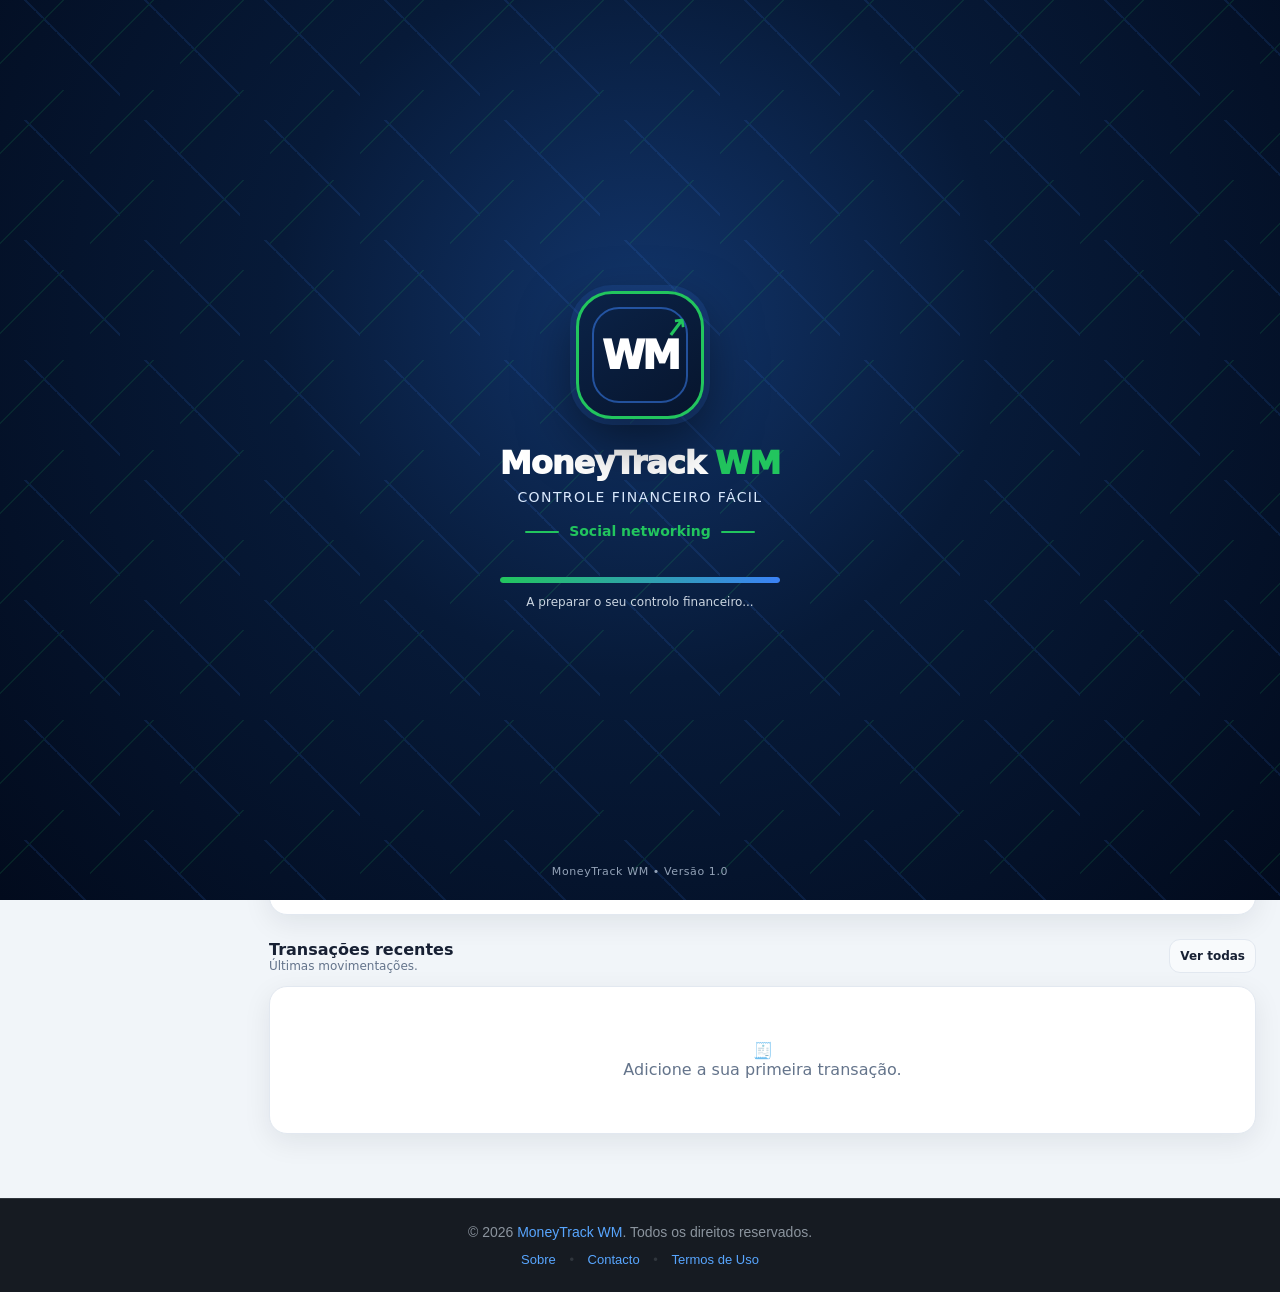
<file: index.html>
<!doctype html>
<html lang="pt-AO">
<head>
<meta charset="UTF-8">
<meta name="viewport" content="width=device-width,initial-scale=1,viewport-fit=cover">
<meta name="theme-color" content="#071a38">
<meta name="apple-mobile-web-app-capable" content="yes">
<meta name="apple-mobile-web-app-status-bar-style" content="black-translucent">
<meta name="apple-mobile-web-app-title" content="MoneyTrack WM">
<title>MoneyTrack WM — Controle Financeiro Fácil</title>
<script async src="https://pagead2.googlesyndication.com/pagead/js/adsbygoogle.js?client=ca-pub-3245897803196767"crossorigin="anonymous"></script>
<style>
:root{--p:#2563eb;--pd:#1d4ed8;--g:#16a34a;--r:#dc2626;--w:#d97706;--bg:#f1f5f9;--s:#fff;--s2:#f8fafc;--t:#172033;--m:#64748b;--b:#e2e8f0;--sh:0 8px 28px #0f172a14}
*{box-sizing:border-box;margin:0;padding:0}body{font-family:system-ui,-apple-system,"Segoe UI",sans-serif;background:var(--bg);color:var(--t);min-height:100vh}body.dark{--bg:#0f172a;--s:#111827;--s2:#1e293b;--t:#e5e7eb;--m:#94a3b8;--b:#334155;--sh:0 8px 28px #0005}
button,input,select,textarea{font:inherit}button{cursor:pointer}.hidden{display:none!important}.app{min-height:100vh}.side{position:fixed;inset:0 auto 0 0;width:245px;background:var(--s);border-right:1px solid var(--b);padding:20px 14px;z-index:20}.brand{display:flex;gap:10px;align-items:center;padding:5px 8px 22px}.logo{width:44px;height:44px;border-radius:14px;background:linear-gradient(135deg,#2563eb,#06b6d4);display:grid;place-items:center;color:#fff;font-weight:900}.brand b{display:block}.brand small{color:var(--m)}.nav{display:grid;gap:5px}.nav button{border:0;background:transparent;color:var(--m);padding:12px;border-radius:12px;text-align:left}.nav button.active,.nav button:hover{background:#2563eb18;color:var(--p);font-weight:800}.main{margin-left:245px}.top{height:70px;position:sticky;top:0;background:#ffffffeb;backdrop-filter:blur(12px);border-bottom:1px solid var(--b);display:flex;justify-content:space-between;align-items:center;padding:0 26px;z-index:10}body.dark .top{background:#111827eb}.top small{color:var(--m)}.content{padding:24px;max-width:1450px;margin:auto}.page{display:none}.page.active{display:block}.hero{padding:25px;border-radius:22px;background:linear-gradient(135deg,#2563eb,#06b6d4);color:white;margin-bottom:18px;display:flex;justify-content:space-between;gap:20px}.hero h1{font-size:30px}.hero small{opacity:.8}.hero strong{font-size:31px}.grid{display:grid;gap:16px}.g4{grid-template-columns:repeat(4,1fr)}.g3{grid-template-columns:repeat(3,1fr)}.g2{grid-template-columns:repeat(2,1fr)}.card{background:var(--s);border:1px solid var(--b);border-radius:18px;box-shadow:var(--sh);padding:19px}.stat{min-height:135px}.muted{color:var(--m);font-size:12px}.value{font-size:24px;font-weight:900;margin-top:8px}.section{display:flex;justify-content:space-between;align-items:center;gap:10px;margin:24px 0 13px}.btn{border:0;border-radius:11px;padding:10px 15px;font-weight:800;min-height:42px}.primary{background:var(--p);color:white}.secondary{background:var(--s2);border:1px solid var(--b);color:var(--t)}.danger{background:var(--r);color:white}.success{background:var(--g);color:white}.small{padding:7px 10px;min-height:34px;font-size:12px}.formgrid{display:grid;grid-template-columns:1fr 1fr;gap:14px}.field{display:grid;gap:6px}.field.full{grid-column:1/-1}.field label{font-size:12px;font-weight:800}.control{width:100%;border:1px solid var(--b);background:var(--s);color:var(--t);border-radius:10px;padding:11px;outline:0}.control:focus{border-color:var(--p);box-shadow:0 0 0 3px #2563eb18}.type{display:grid;grid-template-columns:1fr 1fr;gap:8px}.type input{display:none}.type label{border:1px solid var(--b);padding:11px;text-align:center;border-radius:10px;font-weight:800}.type input:checked+label.in{border-color:var(--g);background:#16a34a18;color:var(--g)}.type input:checked+label.out{border-color:var(--r);background:#dc262618;color:var(--r)}.tablewrap{overflow:auto}.table{width:100%;border-collapse:collapse;min-width:680px}.table th,.table td{text-align:left;padding:12px;border-bottom:1px solid var(--b);font-size:12px}.table th{color:var(--m)}.income{color:var(--g);font-weight:900}.expense{color:var(--r);font-weight:900}.progress{height:12px;background:var(--s2);border-radius:99px;overflow:hidden}.bar{height:100%;width:0;background:var(--p);border-radius:99px;transition:.3s}.bar.warn{background:var(--w)}.bar.danger{background:var(--r)}.list{display:grid;gap:10px}.row{display:flex;align-items:center;justify-content:space-between;gap:10px;border:1px solid var(--b);padding:11px;border-radius:12px}.catleft{display:flex;gap:10px;align-items:center}.caticon{width:38px;height:38px;border-radius:11px;background:var(--s2);display:grid;place-items:center}.actions{display:flex;gap:6px;flex-wrap:wrap}.filter{display:grid;grid-template-columns:1.5fr 1fr 1fr auto;gap:9px;align-items:end}.chart{height:260px}.chart canvas{width:100%;height:100%}.modalbg{position:fixed;inset:0;background:#0f172a99;backdrop-filter:blur(4px);display:none;align-items:center;justify-content:center;padding:15px;z-index:100}.modalbg.open{display:flex}.modal{background:var(--s);color:var(--t);border:1px solid var(--b);border-radius:20px;width:min(600px,100%);max-height:92vh;overflow:auto}.mh{padding:17px 19px;border-bottom:1px solid var(--b);display:flex;justify-content:space-between}.mb{padding:19px}.mf{padding:14px 19px;border-top:1px solid var(--b);display:flex;justify-content:flex-end;gap:8px}.close{border:0;background:transparent;color:var(--m);font-size:22px}.toast{position:fixed;right:15px;bottom:85px;z-index:150;display:grid;gap:8px;width:min(350px,calc(100% - 30px))}.toast>div{background:var(--s);border:1px solid var(--b);box-shadow:var(--sh);border-radius:12px;padding:12px}.alert{padding:13px;border:1px solid var(--b);border-radius:12px;background:var(--s2);font-size:12px}.mobile{display:none}.setting{display:flex;justify-content:space-between;align-items:center;padding:14px 0;border-bottom:1px solid var(--b)}.switch input{display:none}.switch span{display:block;width:47px;height:27px;background:#94a3b8;border-radius:99px;padding:3px}.switch span:after{content:"";display:block;width:21px;height:21px;border-radius:50%;background:white;transition:.2s}.switch input:checked+span{background:var(--p)}.switch input:checked+span:after{transform:translateX(20px)}.empty{text-align:center;padding:35px;color:var(--m)}@media(max-width:1050px){.g4{grid-template-columns:1fr 1fr}.filter{grid-template-columns:1fr 1fr}}@media(max-width:780px){.side{display:none}.main{margin:0}.content{padding:15px;padding-bottom:90px}.top{height:62px;padding:0 14px}.top .primary{padding:8px 11px}.g4,.g3,.g2{grid-template-columns:1fr}.hero{display:block}.hero strong{display:block;margin-top:10px}.formgrid{grid-template-columns:1fr}.field.full{grid-column:auto}.filter{grid-template-columns:1fr}.mobile{display:grid;position:fixed;bottom:0;left:0;right:0;height:70px;background:var(--s);border-top:1px solid var(--b);grid-template-columns:repeat(5,1fr);z-index:50}.mobile button{border:0;background:transparent;color:var(--m);font-size:10px}.mobile button.active{color:var(--p);font-weight:900}.mobile span{display:block;font-size:18px;margin-bottom:2px}}

/* ===== SPLASH SCREEN MONEYTRACK WM ===== */
#splashScreen{position:fixed;inset:0;z-index:9999;display:flex;align-items:center;justify-content:center;overflow:hidden;background:radial-gradient(circle at 50% 35%,#12356b 0%,#071a38 42%,#020b1d 100%);color:#fff;transition:opacity .55s ease,visibility .55s ease}
#splashScreen.hide{opacity:0;visibility:hidden;pointer-events:none}
.splash-bg{position:absolute;inset:0;opacity:.12;background-image:linear-gradient(135deg,transparent 35%,#22c55e 35%,#22c55e 36%,transparent 36%),linear-gradient(45deg,transparent 60%,#3b82f6 60%,#3b82f6 61%,transparent 61%);background-size:90px 90px,120px 120px}
.splash-content{position:relative;width:min(420px,88vw);text-align:center;display:flex;flex-direction:column;align-items:center;animation:splashEnter .8s ease both}
.splash-logo{width:128px;height:128px;border-radius:36px;background:linear-gradient(145deg,#0b2348,#07152d);border:3px solid #22c55e;box-shadow:0 0 0 6px #3b82f622,0 20px 55px #0008;display:grid;place-items:center;position:relative;margin-bottom:25px}
.splash-logo:before{content:"";position:absolute;inset:13px;border:2px solid #3b82f688;border-radius:27px}
.splash-logo .wm{font-size:39px;font-weight:950;letter-spacing:-3px}
.splash-logo .trend{position:absolute;right:13px;top:18px;color:#22c55e;font-size:27px;font-weight:900;transform:rotate(-8deg)}
.splash-title{font-size:32px;font-weight:950;letter-spacing:-1px}.splash-title span{color:#22c55e}
.splash-subtitle{margin-top:7px;color:#dbeafe;font-size:14px;letter-spacing:1.4px;text-transform:uppercase}
.splash-author{margin-top:18px;font-size:14px;color:#22c55e;font-weight:800}
.splash-author:before,.splash-author:after{content:"";display:inline-block;width:34px;height:2px;background:#22c55e;vertical-align:middle;margin:0 10px;border-radius:5px}
.splash-loader{width:min(280px,72vw);height:6px;background:#ffffff26;border-radius:99px;overflow:hidden;margin-top:38px}.splash-loader i{display:block;height:100%;width:0;background:linear-gradient(90deg,#22c55e,#3b82f6);border-radius:99px;animation:splashLoad 2.25s cubic-bezier(.2,.8,.2,1) forwards}
.splash-status{margin-top:12px;color:#cbd5e1;font-size:12px;animation:splashPulse 1.2s ease-in-out infinite}
.splash-version{position:absolute;bottom:22px;font-size:11px;color:#94a3b8;letter-spacing:.6px}
@keyframes splashLoad{0%{width:0}100%{width:100%}}
@keyframes splashEnter{from{opacity:0;transform:translateY(18px) scale(.97)}to{opacity:1;transform:none}}
@keyframes splashPulse{0%,100%{opacity:.55}50%{opacity:1}}
@media(prefers-reduced-motion:reduce){#splashScreen,.splash-content{animation:none!important;transition:none}.splash-loader i{animation:none;width:100%}.splash-status{animation:none}}
</style>
</head>
<body>
<!-- ===== SPLASH SCREEN ===== -->
<div id="splashScreen" role="status" aria-label="A iniciar o MoneyTrack WM">
  <div class="splash-bg" aria-hidden="true"></div>
  <div class="splash-content">
    <div class="splash-logo" aria-hidden="true">
      <span class="wm">WM</span>
      <span class="trend">↗</span>
    </div>
    <div class="splash-title">MoneyTrack <span>WM</span></div>
    <div class="splash-subtitle">Controle Financeiro Fácil</div>
    <div class="splash-author">Social networking</div>
    <div class="splash-loader" aria-hidden="true"><i></i></div>
    <div class="splash-status">A preparar o seu controlo financeiro...</div>
  </div>
  <div class="splash-version">MoneyTrack WM • Versão 1.0</div>
</div>


<div id="app">
<aside class="side"><div class="brand"><div class="logo">WM</div><div><b>MoneyTrack WM</b><small>Controle Financeiro</small></div></div><nav class="nav">
<button class="active" data-page="dashboard">⌂ &nbsp; Dashboard</button>
<button data-page="transactions">⇄ &nbsp; Transações</button>
<button data-page="budget">◫ &nbsp; Orçamento</button>
<button data-page="reports">◔ &nbsp; Relatórios</button>
<button data-page="categories">▦ &nbsp; Categorias</button>
<button data-page="settings">⚙ &nbsp; Configurações</button>
</nav></aside>
<main class="main">
<header class="top"><div><b id="title">Dashboard</b><small id="date"></small></div><div class="actions"><button id="add" class="btn primary">+ Adicionar</button><button id="theme" class="btn secondary">◐</button></div></header>
<div class="content">
<section id="dashboard" class="page active">
<div class="hero"><div><h1>Olá, <span id="hello">Utilizador</span> 👋</h1><p>Organize o seu dinheiro de forma simples.</p></div><div><small>Saldo atual</small><strong id="balance">Kz 0,00</strong></div></div>
<div class="grid g4">
<div class="card stat"><div class="muted">Receitas do mês</div><div id="income" class="value income">Kz 0,00</div><div class="muted" id="incCount">0 entradas</div></div>
<div class="card stat"><div class="muted">Despesas do mês</div><div id="expense" class="value expense">Kz 0,00</div><div class="muted" id="expCount">0 saídas</div></div>
<div class="card stat"><div class="muted">Saldo do mês</div><div id="monthBalance" class="value">Kz 0,00</div><div class="muted">Receitas − despesas</div></div>
<div class="card stat"><div class="muted">Orçamento usado</div><div id="budgetPct" class="value">0%</div><div class="muted">Limite mensal</div></div>
</div>
<div class="grid g2" style="margin-top:18px"><div class="card"><div class="section" style="margin-top:0"><div><b>Fluxo financeiro</b><div class="muted">Movimentos por dia</div></div></div><div class="chart"><canvas id="cash"></canvas></div></div><div class="card"><div class="section" style="margin-top:0"><div><b>Despesas por categoria</b><div class="muted">Distribuição deste mês</div></div></div><div id="catSummary" class="list"></div></div></div>
<div class="section"><div><b>Orçamento mensal</b><div class="muted">Acompanhe o limite definido.</div></div><button id="dashBudget" class="btn secondary small">Configurar</button></div>
<div class="card"><div style="display:flex;justify-content:space-between;gap:10px;font-size:12px"><span id="spent">Kz 0,00 gastos</span><span id="limit">Limite: Kz 0,00</span></div><div class="progress" style="margin-top:9px"><div id="dashBar" class="bar"></div></div><div id="advice" class="alert" style="margin-top:12px">Defina um orçamento mensal.</div></div>
<div class="section"><div><b>Transações recentes</b><div class="muted">Últimas movimentações.</div></div><button class="btn secondary small" data-page="transactions">Ver todas</button></div>
<div class="card" id="recent"></div>
</section>
<section id="transactions" class="page"><div class="section" style="margin-top:0"><div><h2>Transações</h2><div class="muted">Registe e pesquise receitas e despesas.</div></div><button id="newTx" class="btn primary">+ Nova transação</button></div><div class="card"><div class="filter"><div class="field"><label>Pesquisar</label><input id="search" class="control" placeholder="Descrição, nota ou categoria"></div><div class="field"><label>Tipo</label><select id="typeFilter" class="control"><option value="all">Todos</option><option value="income">Receitas</option><option value="expense">Despesas</option></select></div><div class="field"><label>Categoria</label><select id="catFilter" class="control"><option value="all">Todas</option></select></div><button id="clear" class="btn secondary">Limpar</button></div></div><div class="card" style="margin-top:16px"><div class="tablewrap"><table class="table"><thead><tr><th>Descrição</th><th>Categoria</th><th>Data</th><th>Tipo</th><th>Valor</th><th>Ações</th></tr></thead><tbody id="tbody"></tbody></table></div></div></section>
<section id="budget" class="page"><div class="section" style="margin-top:0"><div><h2>Orçamento</h2><div class="muted">Defina limites e acompanhe os gastos.</div></div><button id="editBudget" class="btn primary">Editar orçamento</button></div><div class="grid g3"><div class="card"><div class="muted">Limite mensal</div><div id="bLimit" class="value">Kz 0,00</div></div><div class="card"><div class="muted">Gasto atual</div><div id="bSpent" class="value">Kz 0,00</div></div><div class="card"><div class="muted">Disponível</div><div id="bRemain" class="value">Kz 0,00</div></div></div><div class="card" style="margin-top:16px"><b id="bPct">0% utilizado</b><div class="progress" style="margin-top:10px"><div id="bBar" class="bar"></div></div><div id="bAdvice" class="alert" style="margin-top:12px"></div></div><div class="section"><div><b>Limites por categoria</b><div class="muted">Opcional.</div></div><button id="addCatBudget" class="btn secondary small">+ Adicionar limite</button></div><div class="card" id="catBudgets"></div></section>
<section id="reports" class="page"><div class="section" style="margin-top:0"><div><h2>Relatórios</h2><div class="muted">Indicadores do mês atual.</div></div><div class="actions"><button id="csv" class="btn secondary">CSV</button><button id="json" class="btn secondary">Backup</button></div></div><div class="grid g2"><div class="card"><b>Distribuição das despesas</b><div class="chart"><canvas id="pie"></canvas></div></div><div class="card"><b>Resumo</b><div class="grid g2" style="margin-top:14px"><div class="alert">Transações<br><strong id="rCount">0</strong></div><div class="alert">Maior despesa<br><strong id="rLargest">Kz 0,00</strong></div><div class="alert">Média de despesa<br><strong id="rAverage">Kz 0,00</strong></div><div class="alert">Poupança<br><strong id="rSave">0%</strong></div></div></div></div><div class="section"><div><b>Resumo por categoria</b></div></div><div class="card"><div class="tablewrap"><table class="table"><thead><tr><th>Categoria</th><th>Quantidade</th><th>Total</th><th>Percentual</th></tr></thead><tbody id="rBody"></tbody></table></div></div></section>
<section id="categories" class="page"><div class="section" style="margin-top:0"><div><h2>Categorias</h2><div class="muted">Personalize a organização.</div></div><button id="newCat" class="btn primary">+ Nova categoria</button></div><div class="card"><div id="categoriesList" class="list"></div></div></section>
<section id="settings" class="page"><div class="section" style="margin-top:0"><div><h2>Configurações</h2><div class="muted">Perfil, aparência e dados.</div></div></div><div class="grid g2"><div class="card"><b>Perfil</b><div class="field" style="margin-top:14px"><label>Nome</label><input id="name" class="control"></div><div class="field" style="margin-top:12px"><label>Moeda</label><select id="currency" class="control"><option value="AOA">AOA — Kwanza</option><option value="USD">USD — Dólar</option><option value="EUR">EUR — Euro</option><option value="BRL">BRL — Real</option><option value="ZAR">ZAR — Rand</option></select></div><button id="saveProfile" class="btn primary" style="margin-top:13px;width:100%">Guardar perfil</button></div><div class="card"><b>Aparência e alertas</b><div class="setting"><span>Modo escuro<br><small class="muted">Tema da interface</small></span><label class="switch"><input id="dark" type="checkbox"><span></span></label></div><div class="setting"><span>Alertas de orçamento<br><small class="muted">Avisos de limite</small></span><label class="switch"><input id="alerts" type="checkbox"><span></span></label></div><div class="setting"><span>Confirmar exclusões<br><small class="muted">Evita apagar por engano</small></span><label class="switch"><input id="confirmDelete" type="checkbox"><span></span></label></div></div><div class="card"><b>Dados</b><p class="muted" style="margin:8px 0 14px">Os dados desta versão ficam no armazenamento local do dispositivo.</p><button id="export" class="btn secondary">Exportar backup</button> <button id="import" class="btn secondary">Importar</button><input id="file" class="hidden" type="file" accept="application/json"><button id="reset" class="btn danger" style="width:100%;margin-top:12px">Apagar todos os dados</button></div><div class="card"><b>PIN local</b><p class="muted" style="margin:8px 0">Proteção básica para a interface.</p><button id="pinBtn" class="btn secondary">Configurar PIN</button></div></div></section>
</div></main></div>
<nav class="mobile"><button class="active" data-page="dashboard"><span>⌂</span>Início</button><button data-page="transactions"><span>⇄</span>Transações</button><button data-page="budget"><span>◫</span>Orçamento</button><button data-page="reports"><span>◔</span>Relatórios</button><button data-page="settings"><span>⚙</span>Definições</button></nav>
<div id="modal" class="modalbg"><div class="modal"><div class="mh"><b id="modalTitle">Nova transação</b><button class="close" onclick="closeModal()">×</button></div><form id="txForm"><div class="mb"><input id="txId" type="hidden"><div class="field"><label>Tipo</label><div class="type"><div><input id="inType" name="txType" type="radio" value="income" checked><label class="in" for="inType">↗ Receita</label></div><div><input id="outType" name="txType" type="radio" value="expense"><label class="out" for="outType">↘ Despesa</label></div></div></div><div class="formgrid" style="margin-top:14px"><div class="field full"><label>Descrição *</label><input id="txDesc" class="control" maxlength="80" required placeholder="Ex.: Salário, transporte..."></div><div class="field"><label>Valor *</label><input id="txAmount" class="control" type="number" min="0.01" step="0.01" required></div><div class="field"><label>Data *</label><input id="txDate" class="control" type="date" required></div><div class="field"><label>Categoria *</label><select id="txCat" class="control" required></select></div><div class="field"><label>Pagamento</label><select id="txPay" class="control"><option>Dinheiro</option><option>Multicaixa</option><option>Transferência</option><option>Cartão</option><option>Outro</option></select></div><div class="field full"><label>Observação</label><textarea id="txNote" class="control" maxlength="300"></textarea></div></div></div><div class="mf"><button type="button" class="btn secondary" onclick="closeModal()">Cancelar</button><button class="btn primary">Guardar</button></div></form></div></div>
<div id="budgetModal" class="modalbg"><div class="modal"><div class="mh"><b>Orçamento mensal</b><button class="close" onclick="closeBudget()">×</button></div><form id="budgetForm"><div class="mb"><div class="field"><label>Limite mensal</label><input id="budgetInput" class="control" type="number" min="0" step="0.01" required></div></div><div class="mf"><button type="button" class="btn secondary" onclick="closeBudget()">Cancelar</button><button class="btn primary">Guardar</button></div></form></div></div>
<div id="catModal" class="modalbg"><div class="modal"><div class="mh"><b id="catTitle">Nova categoria</b><button class="close" onclick="closeCat()">×</button></div><form id="catForm"><div class="mb"><input id="catId" type="hidden"><div class="field"><label>Nome *</label><input id="catName" class="control" maxlength="40" required></div><div class="field" style="margin-top:12px"><label>Ícone</label><input id="catIcon" class="control" maxlength="4" value="•"></div></div><div class="mf"><button type="button" class="btn secondary" onclick="closeCat()">Cancelar</button><button class="btn primary">Guardar</button></div></form></div></div>
<div id="cbModal" class="modalbg"><div class="modal"><div class="mh"><b>Limite por categoria</b><button class="close" onclick="closeCB()">×</button></div><form id="cbForm"><div class="mb"><div class="field"><label>Categoria</label><select id="cbCat" class="control"></select></div><div class="field" style="margin-top:12px"><label>Limite</label><input id="cbAmount" class="control" type="number" min="0.01" step="0.01" required></div></div><div class="mf"><button type="button" class="btn secondary" onclick="closeCB()">Cancelar</button><button class="btn primary">Guardar</button></div></form></div></div>
<div id="pinModal" class="modalbg"><div class="modal"><div class="mh"><b>PIN</b><button class="close" onclick="closePin()">×</button></div><form id="pinForm"><div class="mb"><div class="field"><label>PIN de 4 dígitos</label><input id="pinInput" class="control" inputmode="numeric" maxlength="4" type="password" pattern="[0-9]{4}"></div><button id="removePin" type="button" class="btn secondary" style="margin-top:12px">Remover PIN</button></div><div class="mf"><button type="button" class="btn secondary" onclick="closePin()">Cancelar</button><button class="btn primary">Guardar</button></div></form></div></div>
<div id="toast" class="toast"></div>
<script>
const KEY='moneytrack_wm_v1';
const CATS=[
{id:'food',name:'Alimentação',icon:'🍔',system:true},
{id:'transport',name:'Transporte',icon:'🚌',system:true},
{id:'bills',name:'Contas fixas',icon:'🧾',system:true},
{id:'leisure',name:'Lazer',icon:'🎮',system:true},
{id:'study',name:'Estudos',icon:'📚',system:true},
{id:'health',name:'Saúde',icon:'❤️',system:true},
{id:'home',name:'Casa',icon:'🏠',system:true},
{id:'shopping',name:'Compras',icon:'🛍️',system:true},
{id:'salary',name:'Salário',icon:'💼',system:true},
{id:'other',name:'Outros',icon:'📌',system:true}
];
const DEFAULT={profile:{name:'Utilizador',currency:'AOA'},settings:{dark:false,alerts:true,confirmDelete:true},budget:{monthly:0,categories:{}},categories:CATS,transactions:[],pin:''};
let state=load();
function load(){try{const x=JSON.parse(localStorage.getItem(KEY)||'null');return x?merge(DEFAULT,x):structuredClone(DEFAULT)}catch(e){return structuredClone(DEFAULT)}}
function merge(a,b){return {...structuredClone(a),...b,profile:{...a.profile,...(b.profile||{})},settings:{...a.settings,...(b.settings||{})},budget:{...a.budget,...(b.budget||{})},categories:Array.isArray(b.categories)?b.categories:structuredClone(a.categories),transactions:Array.isArray(b.transactions)?b.transactions:[]}}
function save(){localStorage.setItem(KEY,JSON.stringify(state))}
function id(p){return p+'-'+Date.now()+'-'+Math.random().toString(36).slice(2,7)}
function today(){const d=new Date(),o=d.getTimezoneOffset(),x=new Date(d-o*60000);return x.toISOString().slice(0,10)}
function month(){return today().slice(0,7)}
function money(n){try{return new Intl.NumberFormat('pt-PT',{style:'currency',currency:state.profile.currency,minimumFractionDigits:2}).format(Number(n)||0)}catch(e){return state.profile.currency+' '+(Number(n)||0).toFixed(2)}}
function esc(x){return String(x??'').replaceAll('&','&amp;').replaceAll('<','&lt;').replaceAll('>','&gt;').replaceAll('"','&quot;').replaceAll("'",'&#039;')}
function fmtDate(x){if(!x)return '—';return new Date(x+'T00:00:00').toLocaleDateString('pt-PT')}
function cat(id){return state.categories.find(x=>x.id===id)||{name:'Sem categoria',icon:'•'}}
function monthTx(){return state.transactions.filter(x=>x.date.slice(0,7)===month())}
function totals(arr){return arr.reduce((a,x)=>{const n=Number(x.amount)||0;x.type==='income'?a.i+=n:a.e+=n;return a},{i:0,e:0})}
function toast(t,m,type='info'){const d=document.createElement('div');d.innerHTML='<b>'+esc(t)+'</b><br><span class="muted">'+esc(m)+'</span>';document.getElementById('toast').appendChild(d);setTimeout(()=>d.remove(),3300)}
const titles={dashboard:'Dashboard',transactions:'Transações',budget:'Orçamento',reports:'Relatórios',categories:'Categorias',settings:'Configurações'};
function go(p){document.querySelectorAll('.page').forEach(x=>x.classList.remove('active'));document.getElementById(p).classList.add('active');document.querySelectorAll('[data-page]').forEach(x=>x.classList.toggle('active',x.dataset.page===p));document.getElementById('title').textContent=titles[p];if(p==='dashboard')dash();if(p==='transactions')renderTx();if(p==='budget')renderBudget();if(p==='reports')reports();if(p==='categories')renderCats();if(p==='settings')settings()}
function renderCategoriesSelect(){const s=document.getElementById('txCat');s.innerHTML=state.categories.map(c=>`<option value="${esc(c.id)}">${esc(c.icon)} ${esc(c.name)}</option>`).join('');const f=document.getElementById('catFilter'),old=f.value||'all';f.innerHTML='<option value="all">Todas</option>'+state.categories.map(c=>`<option value="${esc(c.id)}">${esc(c.icon)} ${esc(c.name)}</option>`).join('');if([...f.options].some(o=>o.value===old))f.value=old}
function openTx(edit=null){document.getElementById('txForm').reset();document.getElementById('txId').value='';document.getElementById('txDate').value=today();document.getElementById('inType').checked=true;renderCategoriesSelect();document.getElementById('modalTitle').textContent='Nova transação';if(edit){const x=state.transactions.find(t=>t.id===edit);if(!x)return;document.getElementById('txId').value=x.id;document.getElementById('txDesc').value=x.description;document.getElementById('txAmount').value=x.amount;document.getElementById('txDate').value=x.date;document.getElementById('txCat').value=x.categoryId;document.getElementById('txPay').value=x.payment||'Dinheiro';document.getElementById('txNote').value=x.notes||'';document.getElementById(x.type==='income'?'inType':'outType').checked=true;document.getElementById('modalTitle').textContent='Editar transação'}document.getElementById('modal').classList.add('open')}
function closeModal(){document.getElementById('modal').classList.remove('open')}
function saveTx(e){e.preventDefault();const old=document.getElementById('txId').value;const x={id:old||id('tx'),type:document.querySelector('input[name=txType]:checked').value,description:document.getElementById('txDesc').value.trim(),amount:Number(document.getElementById('txAmount').value),date:document.getElementById('txDate').value,categoryId:document.getElementById('txCat').value,payment:document.getElementById('txPay').value,notes:document.getElementById('txNote').value.trim(),createdAt:new Date().toISOString()};if(!x.description||x.amount<=0||!x.date||!x.categoryId){toast('Dados inválidos','Preencha os campos obrigatórios.','warning');return}const i=state.transactions.findIndex(t=>t.id===old);if(i>=0)state.transactions[i]={...state.transactions[i],...x};else state.transactions.push(x);save();closeModal();renderAll();toast(old?'Atualizada':'Adicionada',old?'Transação atualizada.':'Transação registada.','success')}
function delTx(id){const x=state.transactions.find(t=>t.id===id);if(!x)return;const remove=()=>{state.transactions=state.transactions.filter(t=>t.id!==id);save();renderAll();toast('Eliminada','A transação foi removida.','success')};if(state.settings.confirmDelete){if(confirm('Eliminar "'+x.description+'"?'))remove()}else remove()}
function renderTx(){renderCategoriesSelect();let a=[...state.transactions];const q=document.getElementById('search').value.toLowerCase().trim(),type=document.getElementById('typeFilter').value,ca=document.getElementById('catFilter').value;if(q)a=a.filter(x=>(x.description+' '+x.notes+' '+cat(x.categoryId).name).toLowerCase().includes(q));if(type!=='all')a=a.filter(x=>x.type===type);if(ca!=='all')a=a.filter(x=>x.categoryId===ca);a.sort((x,y)=>(y.date+x.createdAt).localeCompare(x.date+y.createdAt));const body=document.getElementById('tbody');if(!a.length){body.innerHTML='<tr><td colspan="6"><div class="empty">📭<br><b>Nenhuma transação encontrada.</b></div></td></tr>';return}body.innerHTML=a.map(x=>`<tr><td><b>${esc(x.description)}</b><br><small class="muted">${esc(x.payment||'')}</small></td><td>${esc(cat(x.categoryId).icon)} ${esc(cat(x.categoryId).name)}</td><td>${fmtDate(x.date)}</td><td>${x.type==='income'?'<span class="income">Receita</span>':'<span class="expense">Despesa</span>'}</td><td class="${x.type==='income'?'income':'expense'}">${x.type==='income'?'+':'-'} ${money(x.amount)}</td><td><div class="actions"><button class="btn secondary small" onclick="openTx('${x.id}')">Editar</button><button class="btn danger small" onclick="delTx('${x.id}')">Excluir</button></div></td></tr>`).join('')}
function dash(){const a=monthTx(),t=totals(a),b=Number(state.budget.monthly)||0,p=b?Math.round(t.e/b*100):0;document.getElementById('hello').textContent=state.profile.name||'Utilizador';document.getElementById('balance').textContent=money(t.i-t.e);document.getElementById('income').textContent=money(t.i);document.getElementById('expense').textContent=money(t.e);document.getElementById('monthBalance').textContent=money(t.i-t.e);document.getElementById('incCount').textContent=a.filter(x=>x.type==='income').length+' entradas';document.getElementById('expCount').textContent=a.filter(x=>x.type==='expense').length+' saídas';document.getElementById('budgetPct').textContent=p+'%';document.getElementById('spent').textContent=money(t.e)+' gastos';document.getElementById('limit').textContent='Limite: '+money(b);document.getElementById('dashBar').style.width=Math.min(100,Math.max(0,p))+'%';document.getElementById('dashBar').className='bar '+(p>=100?'danger':p>=80?'warn':'');document.getElementById('advice').textContent=b<=0?'Defina um orçamento mensal para começar.':p>=100?'O limite mensal foi ultrapassado.':p>=80?'Atenção: o orçamento está próximo do limite.':'Bom trabalho! Restam '+money(b-t.e)+' dentro do limite.';const map=groupCats(a),list=document.getElementById('catSummary');list.innerHTML=map.length?map.slice(0,7).map(x=>`<div class="row"><div class="catleft"><div class="caticon">${esc(x.icon)}</div><div><b>${esc(x.name)}</b><br><small class="muted">${Math.round(x.amount/(t.e||1)*100)}%</small></div></div><strong>${money(x.amount)}</strong></div>`).join(''):'<div class="empty">Sem despesas neste mês.</div>';const recent=[...state.transactions].sort((x,y)=>(y.date+y.createdAt).localeCompare(x.date+x.createdAt)).slice(0,5);document.getElementById('recent').innerHTML=recent.length?'<div class="tablewrap"><table class="table"><thead><tr><th>Descrição</th><th>Categoria</th><th>Data</th><th>Valor</th></tr></thead><tbody>'+recent.map(x=>`<tr><td><b>${esc(x.description)}</b></td><td>${esc(cat(x.categoryId).icon)} ${esc(cat(x.categoryId).name)}</td><td>${fmtDate(x.date)}</td><td class="${x.type==='income'?'income':'expense'}">${x.type==='income'?'+':'-'} ${money(x.amount)}</td></tr>`).join('')+'</tbody></table></div>':'<div class="empty">🧾<br>Adicione a sua primeira transação.</div>';drawCash()}
function groupCats(a){const m={};a.filter(x=>x.type==='expense').forEach(x=>{m[x.categoryId]=(m[x.categoryId]||0)+Number(x.amount)});return Object.entries(m).map(([id,amount])=>({...cat(id),id,amount})).sort((a,b)=>b.amount-a.amount)}
function openBudget(){document.getElementById('budgetInput').value=state.budget.monthly||'';document.getElementById('budgetModal').classList.add('open')}
function closeBudget(){document.getElementById('budgetModal').classList.remove('open')}
function saveBudget(e){e.preventDefault();state.budget.monthly=Number(document.getElementById('budgetInput').value)||0;save();closeBudget();renderAll();toast('Orçamento guardado','O limite mensal foi atualizado.','success')}
function renderBudget(){const a=monthTx(),t=totals(a),b=Number(state.budget.monthly)||0,p=b?Math.round(t.e/b*100):0;document.getElementById('bLimit').textContent=money(b);document.getElementById('bSpent').textContent=money(t.e);document.getElementById('bRemain').textContent=money(b-t.e);document.getElementById('bPct').textContent=p+'% utilizado';document.getElementById('bBar').style.width=Math.min(100,Math.max(0,p))+'%';document.getElementById('bBar').className='bar '+(p>=100?'danger':p>=80?'warn':'');document.getElementById('bAdvice').textContent=b<=0?'Defina um orçamento.':p>=100?'Orçamento ultrapassado.':p>=80?'Próximo do limite.':'Orçamento sob controle. ';const box=document.getElementById('catBudgets');const entries=Object.entries(state.budget.categories||{});box.innerHTML=entries.length?entries.map(([id,lim])=>{const c=cat(id),spent=a.filter(x=>x.type==='expense'&&x.categoryId===id).reduce((s,x)=>s+Number(x.amount),0),p2=lim?Math.min(100,Math.round(spent/lim*100)):0;return `<div class="row" style="display:block;margin-bottom:9px"><div style="display:flex;justify-content:space-between"><div class="catleft"><div class="caticon">${esc(c.icon)}</div><div><b>${esc(c.name)}</b><br><small class="muted">${money(spent)} de ${money(lim)}</small></div></div><div class="actions"><button class="btn secondary small" onclick="openCB('${id}')">Editar</button><button class="btn danger small" onclick="delCB('${id}')">Excluir</button></div></div><div class="progress" style="margin-top:9px"><div class="bar ${p2>=100?'danger':p2>=80?'warn':''}" style="width:${p2}%"></div></div></div>`}).join(''):'<div class="empty">Nenhum limite por categoria.</div>'}
function openCB(selected=''){const s=document.getElementById('cbCat');s.innerHTML=state.categories.filter(c=>c.id!=='salary').map(c=>`<option value="${esc(c.id)}">${esc(c.icon)} ${esc(c.name)}</option>`).join('');if(selected)s.value=selected;document.getElementById('cbAmount').value=selected?state.budget.categories[selected]||'':'';document.getElementById('cbModal').classList.add('open')}
function closeCB(){document.getElementById('cbModal').classList.remove('open')}
function saveCB(e){e.preventDefault();const c=document.getElementById('cbCat').value,n=Number(document.getElementById('cbAmount').value);if(!c||n<=0)return toast('Valor inválido','Informe um limite maior que zero.','warning');state.budget.categories[c]=n;save();closeCB();renderBudget();toast('Limite guardado','Categoria atualizada.','success')}
function delCB(c){if(!confirm('Remover este limite?'))return;delete state.budget.categories[c];save();renderBudget()}
function openCat(edit=''){document.getElementById('catForm').reset();document.getElementById('catId').value='';document.getElementById('catIcon').value='•';document.getElementById('catTitle').textContent='Nova categoria';if(edit){const c=cat(edit);document.getElementById('catId').value=edit;document.getElementById('catName').value=c.name;document.getElementById('catIcon').value=c.icon;document.getElementById('catTitle').textContent='Editar categoria'}document.getElementById('catModal').classList.add('open')}
function closeCat(){document.getElementById('catModal').classList.remove('open')}
function saveCat(e){e.preventDefault();const i=document.getElementById('catId').value,n=document.getElementById('catName').value.trim(),ic=document.getElementById('catIcon').value.trim()||'•';if(!n)return;const dup=state.categories.some(c=>c.name.toLowerCase()===n.toLowerCase()&&c.id!==i);if(dup)return toast('Categoria existente','Escolha outro nome.','warning');if(i){const c=state.categories.find(c=>c.id===i);if(c){c.name=n;c.icon=ic}}else state.categories.push({id:id('cat'),name:n,icon:ic,system:false});save();closeCat();renderAll();toast('Categoria guardada','A categoria está disponível.','success')}
function delCat(i){const c=state.categories.find(c=>c.id===i);if(!c)return;if(state.transactions.some(t=>t.categoryId===i))return toast('Categoria em uso','Não é possível excluir uma categoria usada.','warning');if(!confirm('Excluir '+c.name+'?'))return;state.categories=state.categories.filter(c=>c.id!==i);delete state.budget.categories[i];save();renderAll()}
function renderCats(){document.getElementById('categoriesList').innerHTML=state.categories.map(c=>`<div class="row"><div class="catleft"><div class="caticon">${esc(c.icon)}</div><div><b>${esc(c.name)}</b><br><small class="muted">${c.system?'Categoria padrão':'Personalizada'}</small></div></div><div class="actions"><button class="btn secondary small" onclick="openCat('${c.id}')">Editar</button><button class="btn danger small" onclick="delCat('${c.id}')">Excluir</button></div></div>`).join('')}
function reports(){const a=monthTx(),t=totals(a),e=a.filter(x=>x.type==='expense'),largest=e.length?Math.max(...e.map(x=>Number(x.amount))):0,avg=e.length?t.e/e.length:0,saveRate=t.i?Math.round((t.i-t.e)/t.i*100):0;document.getElementById('rCount').textContent=a.length;document.getElementById('rLargest').textContent=money(largest);document.getElementById('rAverage').textContent=money(avg);document.getElementById('rSave').textContent=saveRate+'%';const g=groupCats(a);document.getElementById('rBody').innerHTML=g.length?g.map(x=>{const count=e.filter(t=>t.categoryId===x.id).length;return `<tr><td>${esc(x.icon)} ${esc(x.name)}</td><td>${count}</td><td class="expense">${money(x.amount)}</td><td>${Math.round(x.amount/(t.e||1)*100)}%</td></tr>`}).join(''):'<tr><td colspan="4"><div class="empty">Sem despesas.</div></td></tr>';drawPie()}
function settings(){document.getElementById('name').value=state.profile.name;document.getElementById('currency').value=state.profile.currency;document.getElementById('dark').checked=state.settings.dark;document.getElementById('alerts').checked=state.settings.alerts;document.getElementById('confirmDelete').checked=state.settings.confirmDelete;document.body.classList.toggle('dark',state.settings.dark)}
function drawCash(){const c=document.getElementById('cash');if(!c)return;const box=c.getBoundingClientRect(),d=devicePixelRatio||1;c.width=box.width*d;c.height=box.height*d;const x=c.getContext('2d');x.setTransform(d,0,0,d,0,0);const a=monthTx(),inc=Array(31).fill(0),out=Array(31).fill(0);a.forEach(t=>{const k=Number(t.date.slice(8))-1;if(k>=0&&k<31)(t.type==='income'?inc:out)[k]+=Number(t.amount)});const max=Math.max(1,...inc,...out),w=box.width,h=box.height,l=35,r=8,top=18,b=25,cw=w-l-r,ch=h-top-b;x.strokeStyle=getComputedStyle(document.body).getPropertyValue('--b');for(let i=0;i<4;i++){const y=top+ch*i/3;x.beginPath();x.moveTo(l,y);x.lineTo(w-r,y);x.stroke()}line(inc,'#16a34a');line(out,'#dc2626');function line(arr,col){x.strokeStyle=col;x.lineWidth=2;x.beginPath();arr.forEach((v,i)=>{const px=l+i/30*cw,py=top+ch-(v/max*ch);i?x.lineTo(px,py):x.moveTo(px,py)});x.stroke()}}
function drawPie(){const c=document.getElementById('pie');if(!c)return;const box=c.getBoundingClientRect(),d=devicePixelRatio||1;c.width=box.width*d;c.height=box.height*d;const x=c.getContext('2d');x.setTransform(d,0,0,d,0,0);const g=groupCats(monthTx());if(!g.length){x.fillStyle='#64748b';x.textAlign='center';x.fillText('Sem despesas para mostrar.',box.width/2,box.height/2);return}const total=g.reduce((s,a)=>s+a.amount,0),cx=box.width*.35,cy=box.height/2,r=Math.min(box.width*.28,box.height*.4),colors=['#2563eb','#16a34a','#dc2626','#d97706','#7c3aed','#0891b2','#db2777','#4f46e5'];let start=-Math.PI/2;g.slice(0,8).forEach((a,i)=>{const end=start+a.amount/total*Math.PI*2;x.beginPath();x.moveTo(cx,cy);x.arc(cx,cy,r,start,end);x.closePath();x.fillStyle=colors[i%colors.length];x.fill();start=end});let y=30;x.font='11px system-ui';g.slice(0,8).forEach((a,i)=>{x.fillStyle=colors[i%colors.length];x.fillRect(box.width*.62,y-9,10,10);x.fillStyle=getComputedStyle(document.body).getPropertyValue('--t');x.fillText((a.name.length>16?a.name.slice(0,16)+'…':a.name)+' '+Math.round(a.amount/total*100)+'%',box.width*.62+16,y);y+=24})}
function renderAll(){document.getElementById('date').textContent=new Date().toLocaleDateString('pt-PT',{weekday:'long',day:'2-digit',month:'long',year:'numeric'});renderCategoriesSelect();dash();renderTx();renderBudget();reports();renderCats();settings()}
function download(name,text,type){const u=URL.createObjectURL(new Blob([text],{type})),a=document.createElement('a');a.href=u;a.download=name;a.click();setTimeout(()=>URL.revokeObjectURL(u),500)}
function backup(){download('moneytrack-wm-backup-'+today()+'.json',JSON.stringify({app:'MoneyTrack WM',version:'1.0.0',data:state},null,2),'application/json')}
function csv(){const rows=[['ID','Tipo','Descrição','Valor','Data','Categoria','Pagamento','Observação'],...state.transactions.map(t=>[t.id,t.type,t.description,t.amount,t.date,cat(t.categoryId).name,t.payment||'',t.notes||''])];const text='\\ufeff'+rows.map(r=>r.map(v=>'"'+String(v??'').replaceAll('"','""')+'"').join(';')).join('\\n');download('moneytrack-wm-'+today()+'.csv',text,'text/csv;charset=utf-8')}
function openPin(){document.getElementById('pinInput').value='';document.getElementById('pinModal').classList.add('open')}
function closePin(){document.getElementById('pinModal').classList.remove('open')}
function savePin(e){e.preventDefault();const p=document.getElementById('pinInput').value;if(!/^\\d{4}$/.test(p))return toast('PIN inválido','Use 4 números.','warning');state.pin=p;save();closePin();toast('PIN guardado','Proteção local ativada.','success')}
function removePin(){state.pin='';save();closePin();toast('PIN removido','Proteção desativada.','success')}
function bind(){document.querySelectorAll('[data-page]').forEach(b=>b.addEventListener('click',()=>go(b.dataset.page)));document.getElementById('add').onclick=()=>openTx();document.getElementById('newTx').onclick=()=>openTx();document.getElementById('txForm').onsubmit=saveTx;document.getElementById('dashBudget').onclick=openBudget;document.getElementById('editBudget').onclick=openBudget;document.getElementById('budgetForm').onsubmit=saveBudget;document.getElementById('newCat').onclick=()=>openCat();document.getElementById('catForm').onsubmit=saveCat;document.getElementById('addCatBudget').onclick=()=>openCB();document.getElementById('cbForm').onsubmit=saveCB;document.getElementById('search').oninput=renderTx;document.getElementById('typeFilter').onchange=renderTx;document.getElementById('catFilter').onchange=renderTx;document.getElementById('clear').onclick=()=>{document.getElementById('search').value='';document.getElementById('typeFilter').value='all';document.getElementById('catFilter').value='all';renderTx()};document.getElementById('theme').onclick=()=>{state.settings.dark=!state.settings.dark;save();settings();drawCash();drawPie()};document.getElementById('dark').onchange=e=>{state.settings.dark=e.target.checked;save();settings();drawCash();drawPie()};document.getElementById('alerts').onchange=e=>{state.settings.alerts=e.target.checked;save()};document.getElementById('confirmDelete').onchange=e=>{state.settings.confirmDelete=e.target.checked;save()};document.getElementById('saveProfile').onclick=()=>{state.profile.name=document.getElementById('name').value.trim()||'Utilizador';state.profile.currency=document.getElementById('currency').value;save();renderAll();toast('Perfil guardado','As informações foram atualizadas.','success')};document.getElementById('csv').onclick=csv;document.getElementById('json').onclick=backup;document.getElementById('export').onclick=backup;document.getElementById('import').onclick=()=>document.getElementById('file').click();document.getElementById('file').onchange=e=>{const f=e.target.files[0];if(!f)return;const r=new FileReader();r.onload=ev=>{try{const q=JSON.parse(ev.target.result),d=q.data||q;if(!Array.isArray(d.transactions)||!Array.isArray(d.categories))throw Error();state=merge(DEFAULT,d);save();renderAll();toast('Backup importado','Dados restaurados.','success')}catch(err){toast('Falha','Backup inválido.','danger')}};r.readAsText(f)};document.getElementById('reset').onclick=()=>{if(confirm('Apagar todos os dados deste aplicativo?')){state=structuredClone(DEFAULT);save();renderAll();toast('Dados apagados','Aplicativo reiniciado.','success')}};document.getElementById('pinBtn').onclick=openPin;document.getElementById('pinForm').onsubmit=savePin;document.getElementById('removePin').onclick=removePin;window.addEventListener('resize',()=>{drawCash();drawPie()})}
bind();renderAll();
// ===== SPLASH SCREEN CONTROL =====
(function(){
  const splash=document.getElementById('splashScreen');
  if(!splash) return;
  const finish=()=>{
    splash.classList.add('hide');
    setTimeout(()=>splash.remove(),650);
  };
  window.addEventListener('load',()=>setTimeout(finish,2400),{once:true});
  setTimeout(finish,4200);
})();

</script>
<!-- MoneyTrack WM implementation note 0001: esta linha reserva espaço para futuras melhorias e documentação do módulo. -->
<!-- MoneyTrack WM implementation note 0002: esta linha reserva espaço para futuras melhorias e documentação do módulo. -->
<!-- MoneyTrack WM implementation note 0003: esta linha reserva espaço para futuras melhorias e documentação do módulo. -->
<!-- MoneyTrack WM implementation note 0004: esta linha reserva espaço para futuras melhorias e documentação do módulo. -->
<!-- MoneyTrack WM implementation note 0005: esta linha reserva espaço para futuras melhorias e documentação do módulo. -->
<!-- MoneyTrack WM implementation note 0006: esta linha reserva espaço para futuras melhorias e documentação do módulo. -->
<!-- MoneyTrack WM implementation note 0007: esta linha reserva espaço para futuras melhorias e documentação do módulo. -->
<!-- MoneyTrack WM implementation note 0008: esta linha reserva espaço para futuras melhorias e documentação do módulo. -->
<!-- MoneyTrack WM implementation note 0009: esta linha reserva espaço para futuras melhorias e documentação do módulo. -->
<!-- MoneyTrack WM implementation note 0010: esta linha reserva espaço para futuras melhorias e documentação do módulo. -->
<!-- MoneyTrack WM implementation note 0011: esta linha reserva espaço para futuras melhorias e documentação do módulo. -->
<!-- MoneyTrack WM implementation note 0012: esta linha reserva espaço para futuras melhorias e documentação do módulo. -->
<!-- MoneyTrack WM implementation note 0013: esta linha reserva espaço para futuras melhorias e documentação do módulo. -->
<!-- MoneyTrack WM implementation note 0014: esta linha reserva espaço para futuras melhorias e documentação do módulo. -->
<!-- MoneyTrack WM implementation note 0015: esta linha reserva espaço para futuras melhorias e documentação do módulo. -->
<!-- MoneyTrack WM implementation note 0016: esta linha reserva espaço para futuras melhorias e documentação do módulo. -->
<!-- MoneyTrack WM implementation note 0017: esta linha reserva espaço para futuras melhorias e documentação do módulo. -->
<!-- MoneyTrack WM implementation note 0018: esta linha reserva espaço para futuras melhorias e documentação do módulo. -->
<!-- MoneyTrack WM implementation note 0019: esta linha reserva espaço para futuras melhorias e documentação do módulo. -->
<!-- MoneyTrack WM implementation note 0020: esta linha reserva espaço para futuras melhorias e documentação do módulo. -->
<!-- MoneyTrack WM implementation note 0021: esta linha reserva espaço para futuras melhorias e documentação do módulo. -->
<!-- MoneyTrack WM implementation note 0022: esta linha reserva espaço para futuras melhorias e documentação do módulo. -->
<!-- MoneyTrack WM implementation note 0023: esta linha reserva espaço para futuras melhorias e documentação do módulo. -->
<!-- MoneyTrack WM implementation note 0024: esta linha reserva espaço para futuras melhorias e documentação do módulo. -->
<!-- MoneyTrack WM implementation note 0025: esta linha reserva espaço para futuras melhorias e documentação do módulo. -->
<!-- MoneyTrack WM implementation note 0026: esta linha reserva espaço para futuras melhorias e documentação do módulo. -->
<!-- MoneyTrack WM implementation note 0027: esta linha reserva espaço para futuras melhorias e documentação do módulo. -->
<!-- MoneyTrack WM implementation note 0028: esta linha reserva espaço para futuras melhorias e documentação do módulo. -->
<!-- MoneyTrack WM implementation note 0029: esta linha reserva espaço para futuras melhorias e documentação do módulo. -->
<!-- MoneyTrack WM implementation note 0030: esta linha reserva espaço para futuras melhorias e documentação do módulo. -->
<!-- MoneyTrack WM implementation note 0031: esta linha reserva espaço para futuras melhorias e documentação do módulo. -->
<!-- MoneyTrack WM implementation note 0032: esta linha reserva espaço para futuras melhorias e documentação do módulo. -->
<!-- MoneyTrack WM implementation note 0033: esta linha reserva espaço para futuras melhorias e documentação do módulo. -->
<!-- MoneyTrack WM implementation note 0034: esta linha reserva espaço para futuras melhorias e documentação do módulo. -->
<!-- MoneyTrack WM implementation note 0035: esta linha reserva espaço para futuras melhorias e documentação do módulo. -->
<!-- MoneyTrack WM implementation note 0036: esta linha reserva espaço para futuras melhorias e documentação do módulo. -->
<!-- MoneyTrack WM implementation note 0037: esta linha reserva espaço para futuras melhorias e documentação do módulo. -->
<!-- MoneyTrack WM implementation note 0038: esta linha reserva espaço para futuras melhorias e documentação do módulo. -->
<!-- MoneyTrack WM implementation note 0039: esta linha reserva espaço para futuras melhorias e documentação do módulo. -->
<!-- MoneyTrack WM implementation note 0040: esta linha reserva espaço para futuras melhorias e documentação do módulo. -->
<!-- MoneyTrack WM implementation note 0041: esta linha reserva espaço para futuras melhorias e documentação do módulo. -->
<!-- MoneyTrack WM implementation note 0042: esta linha reserva espaço para futuras melhorias e documentação do módulo. -->
<!-- MoneyTrack WM implementation note 0043: esta linha reserva espaço para futuras melhorias e documentação do módulo. -->
<!-- MoneyTrack WM implementation note 0044: esta linha reserva espaço para futuras melhorias e documentação do módulo. -->
<!-- MoneyTrack WM implementation note 0045: esta linha reserva espaço para futuras melhorias e documentação do módulo. -->
<!-- MoneyTrack WM implementation note 0046: esta linha reserva espaço para futuras melhorias e documentação do módulo. -->
<!-- MoneyTrack WM implementation note 0047: esta linha reserva espaço para futuras melhorias e documentação do módulo. -->
<!-- MoneyTrack WM implementation note 0048: esta linha reserva espaço para futuras melhorias e documentação do módulo. -->
<!-- MoneyTrack WM implementation note 0049: esta linha reserva espaço para futuras melhorias e documentação do módulo. -->
<!-- MoneyTrack WM implementation note 0050: esta linha reserva espaço para futuras melhorias e documentação do módulo. -->
<!-- MoneyTrack WM implementation note 0051: esta linha reserva espaço para futuras melhorias e documentação do módulo. -->
<!-- MoneyTrack WM implementation note 0052: esta linha reserva espaço para futuras melhorias e documentação do módulo. -->
<!-- MoneyTrack WM implementation note 0053: esta linha reserva espaço para futuras melhorias e documentação do módulo. -->
<!-- MoneyTrack WM implementation note 0054: esta linha reserva espaço para futuras melhorias e documentação do módulo. -->
<!-- MoneyTrack WM implementation note 0055: esta linha reserva espaço para futuras melhorias e documentação do módulo. -->
<!-- MoneyTrack WM implementation note 0056: esta linha reserva espaço para futuras melhorias e documentação do módulo. -->
<!-- MoneyTrack WM implementation note 0057: esta linha reserva espaço para futuras melhorias e documentação do módulo. -->
<!-- MoneyTrack WM implementation note 0058: esta linha reserva espaço para futuras melhorias e documentação do módulo. -->
<!-- MoneyTrack WM implementation note 0059: esta linha reserva espaço para futuras melhorias e documentação do módulo. -->
<!-- MoneyTrack WM implementation note 0060: esta linha reserva espaço para futuras melhorias e documentação do módulo. -->
<!-- MoneyTrack WM implementation note 0061: esta linha reserva espaço para futuras melhorias e documentação do módulo. -->
<!-- MoneyTrack WM implementation note 0062: esta linha reserva espaço para futuras melhorias e documentação do módulo. -->
<!-- MoneyTrack WM implementation note 0063: esta linha reserva espaço para futuras melhorias e documentação do módulo. -->
<!-- MoneyTrack WM implementation note 0064: esta linha reserva espaço para futuras melhorias e documentação do módulo. -->
<!-- MoneyTrack WM implementation note 0065: esta linha reserva espaço para futuras melhorias e documentação do módulo. -->
<!-- MoneyTrack WM implementation note 0066: esta linha reserva espaço para futuras melhorias e documentação do módulo. -->
<!-- MoneyTrack WM implementation note 0067: esta linha reserva espaço para futuras melhorias e documentação do módulo. -->
<!-- MoneyTrack WM implementation note 0068: esta linha reserva espaço para futuras melhorias e documentação do módulo. -->
<!-- MoneyTrack WM implementation note 0069: esta linha reserva espaço para futuras melhorias e documentação do módulo. -->
<!-- MoneyTrack WM implementation note 0070: esta linha reserva espaço para futuras melhorias e documentação do módulo. -->
<!-- MoneyTrack WM implementation note 0071: esta linha reserva espaço para futuras melhorias e documentação do módulo. -->
<!-- MoneyTrack WM implementation note 0072: esta linha reserva espaço para futuras melhorias e documentação do módulo. -->
<!-- MoneyTrack WM implementation note 0073: esta linha reserva espaço para futuras melhorias e documentação do módulo. -->
<!-- MoneyTrack WM implementation note 0074: esta linha reserva espaço para futuras melhorias e documentação do módulo. -->
<!-- MoneyTrack WM implementation note 0075: esta linha reserva espaço para futuras melhorias e documentação do módulo. -->
<!-- MoneyTrack WM implementation note 0076: esta linha reserva espaço para futuras melhorias e documentação do módulo. -->
<!-- MoneyTrack WM implementation note 0077: esta linha reserva espaço para futuras melhorias e documentação do módulo. -->
<!-- MoneyTrack WM implementation note 0078: esta linha reserva espaço para futuras melhorias e documentação do módulo. -->
<!-- MoneyTrack WM implementation note 0079: esta linha reserva espaço para futuras melhorias e documentação do módulo. -->
<!-- MoneyTrack WM implementation note 0080: esta linha reserva espaço para futuras melhorias e documentação do módulo. -->
<!-- MoneyTrack WM implementation note 0081: esta linha reserva espaço para futuras melhorias e documentação do módulo. -->
<!-- MoneyTrack WM implementation note 0082: esta linha reserva espaço para futuras melhorias e documentação do módulo. -->
<!-- MoneyTrack WM implementation note 0083: esta linha reserva espaço para futuras melhorias e documentação do módulo. -->
<!-- MoneyTrack WM implementation note 0084: esta linha reserva espaço para futuras melhorias e documentação do módulo. -->
<!-- MoneyTrack WM implementation note 0085: esta linha reserva espaço para futuras melhorias e documentação do módulo. -->
<!-- MoneyTrack WM implementation note 0086: esta linha reserva espaço para futuras melhorias e documentação do módulo. -->
<!-- MoneyTrack WM implementation note 0087: esta linha reserva espaço para futuras melhorias e documentação do módulo. -->
<!-- MoneyTrack WM implementation note 0088: esta linha reserva espaço para futuras melhorias e documentação do módulo. -->
<!-- MoneyTrack WM implementation note 0089: esta linha reserva espaço para futuras melhorias e documentação do módulo. -->
<!-- MoneyTrack WM implementation note 0090: esta linha reserva espaço para futuras melhorias e documentação do módulo. -->
<!-- MoneyTrack WM implementation note 0091: esta linha reserva espaço para futuras melhorias e documentação do módulo. -->
<!-- MoneyTrack WM implementation note 0092: esta linha reserva espaço para futuras melhorias e documentação do módulo. -->
<!-- MoneyTrack WM implementation note 0093: esta linha reserva espaço para futuras melhorias e documentação do módulo. -->
<!-- MoneyTrack WM implementation note 0094: esta linha reserva espaço para futuras melhorias e documentação do módulo. -->
<!-- MoneyTrack WM implementation note 0095: esta linha reserva espaço para futuras melhorias e documentação do módulo. -->
<!-- MoneyTrack WM implementation note 0096: esta linha reserva espaço para futuras melhorias e documentação do módulo. -->
<!-- MoneyTrack WM implementation note 0097: esta linha reserva espaço para futuras melhorias e documentação do módulo. -->
<!-- MoneyTrack WM implementation note 0098: esta linha reserva espaço para futuras melhorias e documentação do módulo. -->
<!-- MoneyTrack WM implementation note 0099: esta linha reserva espaço para futuras melhorias e documentação do módulo. -->
<!-- MoneyTrack WM implementation note 0100: esta linha reserva espaço para futuras melhorias e documentação do módulo. -->
<!-- MoneyTrack WM implementation note 0101: esta linha reserva espaço para futuras melhorias e documentação do módulo. -->
<!-- MoneyTrack WM implementation note 0102: esta linha reserva espaço para futuras melhorias e documentação do módulo. -->
<!-- MoneyTrack WM implementation note 0103: esta linha reserva espaço para futuras melhorias e documentação do módulo. -->
<!-- MoneyTrack WM implementation note 0104: esta linha reserva espaço para futuras melhorias e documentação do módulo. -->
<!-- MoneyTrack WM implementation note 0105: esta linha reserva espaço para futuras melhorias e documentação do módulo. -->
<!-- MoneyTrack WM implementation note 0106: esta linha reserva espaço para futuras melhorias e documentação do módulo. -->
<!-- MoneyTrack WM implementation note 0107: esta linha reserva espaço para futuras melhorias e documentação do módulo. -->
<!-- MoneyTrack WM implementation note 0108: esta linha reserva espaço para futuras melhorias e documentação do módulo. -->
<!-- MoneyTrack WM implementation note 0109: esta linha reserva espaço para futuras melhorias e documentação do módulo. -->
<!-- MoneyTrack WM implementation note 0110: esta linha reserva espaço para futuras melhorias e documentação do módulo. -->
<!-- MoneyTrack WM implementation note 0111: esta linha reserva espaço para futuras melhorias e documentação do módulo. -->
<!-- MoneyTrack WM implementation note 0112: esta linha reserva espaço para futuras melhorias e documentação do módulo. -->
<!-- MoneyTrack WM implementation note 0113: esta linha reserva espaço para futuras melhorias e documentação do módulo. -->
<!-- MoneyTrack WM implementation note 0114: esta linha reserva espaço para futuras melhorias e documentação do módulo. -->
<!-- MoneyTrack WM implementation note 0115: esta linha reserva espaço para futuras melhorias e documentação do módulo. -->
<!-- MoneyTrack WM implementation note 0116: esta linha reserva espaço para futuras melhorias e documentação do módulo. -->
<!-- MoneyTrack WM implementation note 0117: esta linha reserva espaço para futuras melhorias e documentação do módulo. -->
<!-- MoneyTrack WM implementation note 0118: esta linha reserva espaço para futuras melhorias e documentação do módulo. -->
<!-- MoneyTrack WM implementation note 0119: esta linha reserva espaço para futuras melhorias e documentação do módulo. -->
<!-- MoneyTrack WM implementation note 0120: esta linha reserva espaço para futuras melhorias e documentação do módulo. -->
<!-- MoneyTrack WM implementation note 0121: esta linha reserva espaço para futuras melhorias e documentação do módulo. -->
<!-- MoneyTrack WM implementation note 0122: esta linha reserva espaço para futuras melhorias e documentação do módulo. -->
<!-- MoneyTrack WM implementation note 0123: esta linha reserva espaço para futuras melhorias e documentação do módulo. -->
<!-- MoneyTrack WM implementation note 0124: esta linha reserva espaço para futuras melhorias e documentação do módulo. -->
<!-- MoneyTrack WM implementation note 0125: esta linha reserva espaço para futuras melhorias e documentação do módulo. -->
<!-- MoneyTrack WM implementation note 0126: esta linha reserva espaço para futuras melhorias e documentação do módulo. -->
<!-- MoneyTrack WM implementation note 0127: esta linha reserva espaço para futuras melhorias e documentação do módulo. -->
<!-- MoneyTrack WM implementation note 0128: esta linha reserva espaço para futuras melhorias e documentação do módulo. -->
<!-- MoneyTrack WM implementation note 0129: esta linha reserva espaço para futuras melhorias e documentação do módulo. -->
<!-- MoneyTrack WM implementation note 0130: esta linha reserva espaço para futuras melhorias e documentação do módulo. -->
<!-- MoneyTrack WM implementation note 0131: esta linha reserva espaço para futuras melhorias e documentação do módulo. -->
<!-- MoneyTrack WM implementation note 0132: esta linha reserva espaço para futuras melhorias e documentação do módulo. -->
<!-- MoneyTrack WM implementation note 0133: esta linha reserva espaço para futuras melhorias e documentação do módulo. -->
<!-- MoneyTrack WM implementation note 0134: esta linha reserva espaço para futuras melhorias e documentação do módulo. -->
<!-- MoneyTrack WM implementation note 0135: esta linha reserva espaço para futuras melhorias e documentação do módulo. -->
<!-- MoneyTrack WM implementation note 0136: esta linha reserva espaço para futuras melhorias e documentação do módulo. -->
<!-- MoneyTrack WM implementation note 0137: esta linha reserva espaço para futuras melhorias e documentação do módulo. -->
<!-- MoneyTrack WM implementation note 0138: esta linha reserva espaço para futuras melhorias e documentação do módulo. -->
<!-- MoneyTrack WM implementation note 0139: esta linha reserva espaço para futuras melhorias e documentação do módulo. -->
<!-- MoneyTrack WM implementation note 0140: esta linha reserva espaço para futuras melhorias e documentação do módulo. -->
<!-- MoneyTrack WM implementation note 0141: esta linha reserva espaço para futuras melhorias e documentação do módulo. -->
<!-- MoneyTrack WM implementation note 0142: esta linha reserva espaço para futuras melhorias e documentação do módulo. -->
<!-- MoneyTrack WM implementation note 0143: esta linha reserva espaço para futuras melhorias e documentação do módulo. -->
<!-- MoneyTrack WM implementation note 0144: esta linha reserva espaço para futuras melhorias e documentação do módulo. -->
<!-- MoneyTrack WM implementation note 0145: esta linha reserva espaço para futuras melhorias e documentação do módulo. -->
<!-- MoneyTrack WM implementation note 0146: esta linha reserva espaço para futuras melhorias e documentação do módulo. -->
<!-- MoneyTrack WM implementation note 0147: esta linha reserva espaço para futuras melhorias e documentação do módulo. -->
<!-- MoneyTrack WM implementation note 0148: esta linha reserva espaço para futuras melhorias e documentação do módulo. -->
<!-- MoneyTrack WM implementation note 0149: esta linha reserva espaço para futuras melhorias e documentação do módulo. -->
<!-- MoneyTrack WM implementation note 0150: esta linha reserva espaço para futuras melhorias e documentação do módulo. -->
<!-- MoneyTrack WM implementation note 0151: esta linha reserva espaço para futuras melhorias e documentação do módulo. -->
<!-- MoneyTrack WM implementation note 0152: esta linha reserva espaço para futuras melhorias e documentação do módulo. -->
<!-- MoneyTrack WM implementation note 0153: esta linha reserva espaço para futuras melhorias e documentação do módulo. -->
<!-- MoneyTrack WM implementation note 0154: esta linha reserva espaço para futuras melhorias e documentação do módulo. -->
<!-- MoneyTrack WM implementation note 0155: esta linha reserva espaço para futuras melhorias e documentação do módulo. -->
<!-- MoneyTrack WM implementation note 0156: esta linha reserva espaço para futuras melhorias e documentação do módulo. -->
<!-- MoneyTrack WM implementation note 0157: esta linha reserva espaço para futuras melhorias e documentação do módulo. -->
<!-- MoneyTrack WM implementation note 0158: esta linha reserva espaço para futuras melhorias e documentação do módulo. -->
<!-- MoneyTrack WM implementation note 0159: esta linha reserva espaço para futuras melhorias e documentação do módulo. -->
<!-- MoneyTrack WM implementation note 0160: esta linha reserva espaço para futuras melhorias e documentação do módulo. -->
<!-- MoneyTrack WM implementation note 0161: esta linha reserva espaço para futuras melhorias e documentação do módulo. -->
<!-- MoneyTrack WM implementation note 0162: esta linha reserva espaço para futuras melhorias e documentação do módulo. -->
<!-- MoneyTrack WM implementation note 0163: esta linha reserva espaço para futuras melhorias e documentação do módulo. -->
<!-- MoneyTrack WM implementation note 0164: esta linha reserva espaço para futuras melhorias e documentação do módulo. -->
<!-- MoneyTrack WM implementation note 0165: esta linha reserva espaço para futuras melhorias e documentação do módulo. -->
<!-- MoneyTrack WM implementation note 0166: esta linha reserva espaço para futuras melhorias e documentação do módulo. -->
<!-- MoneyTrack WM implementation note 0167: esta linha reserva espaço para futuras melhorias e documentação do módulo. -->
<!-- MoneyTrack WM implementation note 0168: esta linha reserva espaço para futuras melhorias e documentação do módulo. -->
<!-- MoneyTrack WM implementation note 0169: esta linha reserva espaço para futuras melhorias e documentação do módulo. -->
<!-- MoneyTrack WM implementation note 0170: esta linha reserva espaço para futuras melhorias e documentação do módulo. -->
<!-- MoneyTrack WM implementation note 0171: esta linha reserva espaço para futuras melhorias e documentação do módulo. -->
<!-- MoneyTrack WM implementation note 0172: esta linha reserva espaço para futuras melhorias e documentação do módulo. -->
<!-- MoneyTrack WM implementation note 0173: esta linha reserva espaço para futuras melhorias e documentação do módulo. -->
<!-- MoneyTrack WM implementation note 0174: esta linha reserva espaço para futuras melhorias e documentação do módulo. -->
<!-- MoneyTrack WM implementation note 0175: esta linha reserva espaço para futuras melhorias e documentação do módulo. -->
<!-- MoneyTrack WM implementation note 0176: esta linha reserva espaço para futuras melhorias e documentação do módulo. -->
<!-- MoneyTrack WM implementation note 0177: esta linha reserva espaço para futuras melhorias e documentação do módulo. -->
<!-- MoneyTrack WM implementation note 0178: esta linha reserva espaço para futuras melhorias e documentação do módulo. -->
<!-- MoneyTrack WM implementation note 0179: esta linha reserva espaço para futuras melhorias e documentação do módulo. -->
<!-- MoneyTrack WM implementation note 0180: esta linha reserva espaço para futuras melhorias e documentação do módulo. -->
<!-- MoneyTrack WM implementation note 0181: esta linha reserva espaço para futuras melhorias e documentação do módulo. -->
<!-- MoneyTrack WM implementation note 0182: esta linha reserva espaço para futuras melhorias e documentação do módulo. -->
<!-- MoneyTrack WM implementation note 0183: esta linha reserva espaço para futuras melhorias e documentação do módulo. -->
<!-- MoneyTrack WM implementation note 0184: esta linha reserva espaço para futuras melhorias e documentação do módulo. -->
<!-- MoneyTrack WM implementation note 0185: esta linha reserva espaço para futuras melhorias e documentação do módulo. -->
<!-- MoneyTrack WM implementation note 0186: esta linha reserva espaço para futuras melhorias e documentação do módulo. -->
<!-- MoneyTrack WM implementation note 0187: esta linha reserva espaço para futuras melhorias e documentação do módulo. -->
<!-- MoneyTrack WM implementation note 0188: esta linha reserva espaço para futuras melhorias e documentação do módulo. -->
<!-- MoneyTrack WM implementation note 0189: esta linha reserva espaço para futuras melhorias e documentação do módulo. -->
<!-- MoneyTrack WM implementation note 0190: esta linha reserva espaço para futuras melhorias e documentação do módulo. -->
<!-- MoneyTrack WM implementation note 0191: esta linha reserva espaço para futuras melhorias e documentação do módulo. -->
<!-- MoneyTrack WM implementation note 0192: esta linha reserva espaço para futuras melhorias e documentação do módulo. -->
<!-- MoneyTrack WM implementation note 0193: esta linha reserva espaço para futuras melhorias e documentação do módulo. -->
<!-- MoneyTrack WM implementation note 0194: esta linha reserva espaço para futuras melhorias e documentação do módulo. -->
<!-- MoneyTrack WM implementation note 0195: esta linha reserva espaço para futuras melhorias e documentação do módulo. -->
<!-- MoneyTrack WM implementation note 0196: esta linha reserva espaço para futuras melhorias e documentação do módulo. -->
<!-- MoneyTrack WM implementation note 0197: esta linha reserva espaço para futuras melhorias e documentação do módulo. -->
<!-- MoneyTrack WM implementation note 0198: esta linha reserva espaço para futuras melhorias e documentação do módulo. -->
<!-- MoneyTrack WM implementation note 0199: esta linha reserva espaço para futuras melhorias e documentação do módulo. -->
<!-- MoneyTrack WM implementation note 0200: esta linha reserva espaço para futuras melhorias e documentação do módulo. -->
<!-- MoneyTrack WM implementation note 0201: esta linha reserva espaço para futuras melhorias e documentação do módulo. -->
<!-- MoneyTrack WM implementation note 0202: esta linha reserva espaço para futuras melhorias e documentação do módulo. -->
<!-- MoneyTrack WM implementation note 0203: esta linha reserva espaço para futuras melhorias e documentação do módulo. -->
<!-- MoneyTrack WM implementation note 0204: esta linha reserva espaço para futuras melhorias e documentação do módulo. -->
<!-- MoneyTrack WM implementation note 0205: esta linha reserva espaço para futuras melhorias e documentação do módulo. -->
<!-- MoneyTrack WM implementation note 0206: esta linha reserva espaço para futuras melhorias e documentação do módulo. -->
<!-- MoneyTrack WM implementation note 0207: esta linha reserva espaço para futuras melhorias e documentação do módulo. -->
<!-- MoneyTrack WM implementation note 0208: esta linha reserva espaço para futuras melhorias e documentação do módulo. -->
<!-- MoneyTrack WM implementation note 0209: esta linha reserva espaço para futuras melhorias e documentação do módulo. -->
<!-- MoneyTrack WM implementation note 0210: esta linha reserva espaço para futuras melhorias e documentação do módulo. -->
<!-- MoneyTrack WM implementation note 0211: esta linha reserva espaço para futuras melhorias e documentação do módulo. -->
<!-- MoneyTrack WM implementation note 0212: esta linha reserva espaço para futuras melhorias e documentação do módulo. -->
<!-- MoneyTrack WM implementation note 0213: esta linha reserva espaço para futuras melhorias e documentação do módulo. -->
<!-- MoneyTrack WM implementation note 0214: esta linha reserva espaço para futuras melhorias e documentação do módulo. -->
<!-- MoneyTrack WM implementation note 0215: esta linha reserva espaço para futuras melhorias e documentação do módulo. -->
<!-- MoneyTrack WM implementation note 0216: esta linha reserva espaço para futuras melhorias e documentação do módulo. -->
<!-- MoneyTrack WM implementation note 0217: esta linha reserva espaço para futuras melhorias e documentação do módulo. -->
<!-- MoneyTrack WM implementation note 0218: esta linha reserva espaço para futuras melhorias e documentação do módulo. -->
<!-- MoneyTrack WM implementation note 0219: esta linha reserva espaço para futuras melhorias e documentação do módulo. -->
<!-- MoneyTrack WM implementation note 0220: esta linha reserva espaço para futuras melhorias e documentação do módulo. -->
<!-- MoneyTrack WM implementation note 0221: esta linha reserva espaço para futuras melhorias e documentação do módulo. -->
<!-- MoneyTrack WM implementation note 0222: esta linha reserva espaço para futuras melhorias e documentação do módulo. -->
<!-- MoneyTrack WM implementation note 0223: esta linha reserva espaço para futuras melhorias e documentação do módulo. -->
<!-- MoneyTrack WM implementation note 0224: esta linha reserva espaço para futuras melhorias e documentação do módulo. -->
<!-- MoneyTrack WM implementation note 0225: esta linha reserva espaço para futuras melhorias e documentação do módulo. -->
<!-- MoneyTrack WM implementation note 0226: esta linha reserva espaço para futuras melhorias e documentação do módulo. -->
<!-- MoneyTrack WM implementation note 0227: esta linha reserva espaço para futuras melhorias e documentação do módulo. -->
<!-- MoneyTrack WM implementation note 0228: esta linha reserva espaço para futuras melhorias e documentação do módulo. -->
<!-- MoneyTrack WM implementation note 0229: esta linha reserva espaço para futuras melhorias e documentação do módulo. -->
<!-- MoneyTrack WM implementation note 0230: esta linha reserva espaço para futuras melhorias e documentação do módulo. -->
<!-- MoneyTrack WM implementation note 0231: esta linha reserva espaço para futuras melhorias e documentação do módulo. -->
<!-- MoneyTrack WM implementation note 0232: esta linha reserva espaço para futuras melhorias e documentação do módulo. -->
<!-- MoneyTrack WM implementation note 0233: esta linha reserva espaço para futuras melhorias e documentação do módulo. -->
<!-- MoneyTrack WM implementation note 0234: esta linha reserva espaço para futuras melhorias e documentação do módulo. -->
<!-- MoneyTrack WM implementation note 0235: esta linha reserva espaço para futuras melhorias e documentação do módulo. -->
<!-- MoneyTrack WM implementation note 0236: esta linha reserva espaço para futuras melhorias e documentação do módulo. -->
<!-- MoneyTrack WM implementation note 0237: esta linha reserva espaço para futuras melhorias e documentação do módulo. -->
<!-- MoneyTrack WM implementation note 0238: esta linha reserva espaço para futuras melhorias e documentação do módulo. -->
<!-- MoneyTrack WM implementation note 0239: esta linha reserva espaço para futuras melhorias e documentação do módulo. -->
<!-- MoneyTrack WM implementation note 0240: esta linha reserva espaço para futuras melhorias e documentação do módulo. -->
<!-- MoneyTrack WM implementation note 0241: esta linha reserva espaço para futuras melhorias e documentação do módulo. -->
<!-- MoneyTrack WM implementation note 0242: esta linha reserva espaço para futuras melhorias e documentação do módulo. -->
<!-- MoneyTrack WM implementation note 0243: esta linha reserva espaço para futuras melhorias e documentação do módulo. -->
<!-- MoneyTrack WM implementation note 0244: esta linha reserva espaço para futuras melhorias e documentação do módulo. -->
<!-- MoneyTrack WM implementation note 0245: esta linha reserva espaço para futuras melhorias e documentação do módulo. -->
<!-- MoneyTrack WM implementation note 0246: esta linha reserva espaço para futuras melhorias e documentação do módulo. -->
<!-- MoneyTrack WM implementation note 0247: esta linha reserva espaço para futuras melhorias e documentação do módulo. -->
<!-- MoneyTrack WM implementation note 0248: esta linha reserva espaço para futuras melhorias e documentação do módulo. -->
<!-- MoneyTrack WM implementation note 0249: esta linha reserva espaço para futuras melhorias e documentação do módulo. -->
<!-- MoneyTrack WM implementation note 0250: esta linha reserva espaço para futuras melhorias e documentação do módulo. -->
<!-- MoneyTrack WM implementation note 0251: esta linha reserva espaço para futuras melhorias e documentação do módulo. -->
<!-- MoneyTrack WM implementation note 0252: esta linha reserva espaço para futuras melhorias e documentação do módulo. -->
<!-- MoneyTrack WM implementation note 0253: esta linha reserva espaço para futuras melhorias e documentação do módulo. -->
<!-- MoneyTrack WM implementation note 0254: esta linha reserva espaço para futuras melhorias e documentação do módulo. -->
<!-- MoneyTrack WM implementation note 0255: esta linha reserva espaço para futuras melhorias e documentação do módulo. -->
<!-- MoneyTrack WM implementation note 0256: esta linha reserva espaço para futuras melhorias e documentação do módulo. -->
<!-- MoneyTrack WM implementation note 0257: esta linha reserva espaço para futuras melhorias e documentação do módulo. -->
<!-- MoneyTrack WM implementation note 0258: esta linha reserva espaço para futuras melhorias e documentação do módulo. -->
<!-- MoneyTrack WM implementation note 0259: esta linha reserva espaço para futuras melhorias e documentação do módulo. -->
<!-- MoneyTrack WM implementation note 0260: esta linha reserva espaço para futuras melhorias e documentação do módulo. -->
<!-- MoneyTrack WM implementation note 0261: esta linha reserva espaço para futuras melhorias e documentação do módulo. -->
<!-- MoneyTrack WM implementation note 0262: esta linha reserva espaço para futuras melhorias e documentação do módulo. -->
<!-- MoneyTrack WM implementation note 0263: esta linha reserva espaço para futuras melhorias e documentação do módulo. -->
<!-- MoneyTrack WM implementation note 0264: esta linha reserva espaço para futuras melhorias e documentação do módulo. -->
<!-- MoneyTrack WM implementation note 0265: esta linha reserva espaço para futuras melhorias e documentação do módulo. -->
<!-- MoneyTrack WM implementation note 0266: esta linha reserva espaço para futuras melhorias e documentação do módulo. -->
<!-- MoneyTrack WM implementation note 0267: esta linha reserva espaço para futuras melhorias e documentação do módulo. -->
<!-- MoneyTrack WM implementation note 0268: esta linha reserva espaço para futuras melhorias e documentação do módulo. -->
<!-- MoneyTrack WM implementation note 0269: esta linha reserva espaço para futuras melhorias e documentação do módulo. -->
<!-- MoneyTrack WM implementation note 0270: esta linha reserva espaço para futuras melhorias e documentação do módulo. -->
<!-- MoneyTrack WM implementation note 0271: esta linha reserva espaço para futuras melhorias e documentação do módulo. -->
<!-- MoneyTrack WM implementation note 0272: esta linha reserva espaço para futuras melhorias e documentação do módulo. -->
<!-- MoneyTrack WM implementation note 0273: esta linha reserva espaço para futuras melhorias e documentação do módulo. -->
<!-- MoneyTrack WM implementation note 0274: esta linha reserva espaço para futuras melhorias e documentação do módulo. -->
<!-- MoneyTrack WM implementation note 0275: esta linha reserva espaço para futuras melhorias e documentação do módulo. -->
<!-- MoneyTrack WM implementation note 0276: esta linha reserva espaço para futuras melhorias e documentação do módulo. -->
<!-- MoneyTrack WM implementation note 0277: esta linha reserva espaço para futuras melhorias e documentação do módulo. -->
<!-- MoneyTrack WM implementation note 0278: esta linha reserva espaço para futuras melhorias e documentação do módulo. -->
<!-- MoneyTrack WM implementation note 0279: esta linha reserva espaço para futuras melhorias e documentação do módulo. -->
<!-- MoneyTrack WM implementation note 0280: esta linha reserva espaço para futuras melhorias e documentação do módulo. -->
<!-- MoneyTrack WM implementation note 0281: esta linha reserva espaço para futuras melhorias e documentação do módulo. -->
<!-- MoneyTrack WM implementation note 0282: esta linha reserva espaço para futuras melhorias e documentação do módulo. -->
<!-- MoneyTrack WM implementation note 0283: esta linha reserva espaço para futuras melhorias e documentação do módulo. -->
<!-- MoneyTrack WM implementation note 0284: esta linha reserva espaço para futuras melhorias e documentação do módulo. -->
<!-- MoneyTrack WM implementation note 0285: esta linha reserva espaço para futuras melhorias e documentação do módulo. -->
<!-- MoneyTrack WM implementation note 0286: esta linha reserva espaço para futuras melhorias e documentação do módulo. -->
<!-- MoneyTrack WM implementation note 0287: esta linha reserva espaço para futuras melhorias e documentação do módulo. -->
<!-- MoneyTrack WM implementation note 0288: esta linha reserva espaço para futuras melhorias e documentação do módulo. -->
<!-- MoneyTrack WM implementation note 0289: esta linha reserva espaço para futuras melhorias e documentação do módulo. -->
<!-- MoneyTrack WM implementation note 0290: esta linha reserva espaço para futuras melhorias e documentação do módulo. -->
<!-- MoneyTrack WM implementation note 0291: esta linha reserva espaço para futuras melhorias e documentação do módulo. -->
<!-- MoneyTrack WM implementation note 0292: esta linha reserva espaço para futuras melhorias e documentação do módulo. -->
<!-- MoneyTrack WM implementation note 0293: esta linha reserva espaço para futuras melhorias e documentação do módulo. -->
<!-- MoneyTrack WM implementation note 0294: esta linha reserva espaço para futuras melhorias e documentação do módulo. -->
<!-- MoneyTrack WM implementation note 0295: esta linha reserva espaço para futuras melhorias e documentação do módulo. -->
<!-- MoneyTrack WM implementation note 0296: esta linha reserva espaço para futuras melhorias e documentação do módulo. -->
<!-- MoneyTrack WM implementation note 0297: esta linha reserva espaço para futuras melhorias e documentação do módulo. -->
<!-- MoneyTrack WM implementation note 0298: esta linha reserva espaço para futuras melhorias e documentação do módulo. -->
<!-- MoneyTrack WM implementation note 0299: esta linha reserva espaço para futuras melhorias e documentação do módulo. -->
<!-- MoneyTrack WM implementation note 0300: esta linha reserva espaço para futuras melhorias e documentação do módulo. -->
<!-- MoneyTrack WM implementation note 0301: esta linha reserva espaço para futuras melhorias e documentação do módulo. -->
<!-- MoneyTrack WM implementation note 0302: esta linha reserva espaço para futuras melhorias e documentação do módulo. -->
<!-- MoneyTrack WM implementation note 0303: esta linha reserva espaço para futuras melhorias e documentação do módulo. -->
<!-- MoneyTrack WM implementation note 0304: esta linha reserva espaço para futuras melhorias e documentação do módulo. -->
<!-- MoneyTrack WM implementation note 0305: esta linha reserva espaço para futuras melhorias e documentação do módulo. -->
<!-- MoneyTrack WM implementation note 0306: esta linha reserva espaço para futuras melhorias e documentação do módulo. -->
<!-- MoneyTrack WM implementation note 0307: esta linha reserva espaço para futuras melhorias e documentação do módulo. -->
<!-- MoneyTrack WM implementation note 0308: esta linha reserva espaço para futuras melhorias e documentação do módulo. -->
<!-- MoneyTrack WM implementation note 0309: esta linha reserva espaço para futuras melhorias e documentação do módulo. -->
<!-- MoneyTrack WM implementation note 0310: esta linha reserva espaço para futuras melhorias e documentação do módulo. -->
<!-- MoneyTrack WM implementation note 0311: esta linha reserva espaço para futuras melhorias e documentação do módulo. -->
<!-- MoneyTrack WM implementation note 0312: esta linha reserva espaço para futuras melhorias e documentação do módulo. -->
<!-- MoneyTrack WM implementation note 0313: esta linha reserva espaço para futuras melhorias e documentação do módulo. -->
<!-- MoneyTrack WM implementation note 0314: esta linha reserva espaço para futuras melhorias e documentação do módulo. -->
<!-- MoneyTrack WM implementation note 0315: esta linha reserva espaço para futuras melhorias e documentação do módulo. -->
<!-- MoneyTrack WM implementation note 0316: esta linha reserva espaço para futuras melhorias e documentação do módulo. -->
<!-- MoneyTrack WM implementation note 0317: esta linha reserva espaço para futuras melhorias e documentação do módulo. -->
<!-- MoneyTrack WM implementation note 0318: esta linha reserva espaço para futuras melhorias e documentação do módulo. -->
<!-- MoneyTrack WM implementation note 0319: esta linha reserva espaço para futuras melhorias e documentação do módulo. -->
<!-- MoneyTrack WM implementation note 0320: esta linha reserva espaço para futuras melhorias e documentação do módulo. -->
<!-- MoneyTrack WM implementation note 0321: esta linha reserva espaço para futuras melhorias e documentação do módulo. -->
<!-- MoneyTrack WM implementation note 0322: esta linha reserva espaço para futuras melhorias e documentação do módulo. -->
<!-- MoneyTrack WM implementation note 0323: esta linha reserva espaço para futuras melhorias e documentação do módulo. -->
<!-- MoneyTrack WM implementation note 0324: esta linha reserva espaço para futuras melhorias e documentação do módulo. -->
<!-- MoneyTrack WM implementation note 0325: esta linha reserva espaço para futuras melhorias e documentação do módulo. -->
<!-- MoneyTrack WM implementation note 0326: esta linha reserva espaço para futuras melhorias e documentação do módulo. -->
<!-- MoneyTrack WM implementation note 0327: esta linha reserva espaço para futuras melhorias e documentação do módulo. -->
<!-- MoneyTrack WM implementation note 0328: esta linha reserva espaço para futuras melhorias e documentação do módulo. -->
<!-- MoneyTrack WM implementation note 0329: esta linha reserva espaço para futuras melhorias e documentação do módulo. -->
<!-- MoneyTrack WM implementation note 0330: esta linha reserva espaço para futuras melhorias e documentação do módulo. -->
<!-- MoneyTrack WM implementation note 0331: esta linha reserva espaço para futuras melhorias e documentação do módulo. -->
<!-- MoneyTrack WM implementation note 0332: esta linha reserva espaço para futuras melhorias e documentação do módulo. -->
<!-- MoneyTrack WM implementation note 0333: esta linha reserva espaço para futuras melhorias e documentação do módulo. -->
<!-- MoneyTrack WM implementation note 0334: esta linha reserva espaço para futuras melhorias e documentação do módulo. -->
<!-- MoneyTrack WM implementation note 0335: esta linha reserva espaço para futuras melhorias e documentação do módulo. -->
<!-- MoneyTrack WM implementation note 0336: esta linha reserva espaço para futuras melhorias e documentação do módulo. -->
<!-- MoneyTrack WM implementation note 0337: esta linha reserva espaço para futuras melhorias e documentação do módulo. -->
<!-- MoneyTrack WM implementation note 0338: esta linha reserva espaço para futuras melhorias e documentação do módulo. -->
<!-- MoneyTrack WM implementation note 0339: esta linha reserva espaço para futuras melhorias e documentação do módulo. -->
<!-- MoneyTrack WM implementation note 0340: esta linha reserva espaço para futuras melhorias e documentação do módulo. -->
<!-- MoneyTrack WM implementation note 0341: esta linha reserva espaço para futuras melhorias e documentação do módulo. -->
<!-- MoneyTrack WM implementation note 0342: esta linha reserva espaço para futuras melhorias e documentação do módulo. -->
<!-- MoneyTrack WM implementation note 0343: esta linha reserva espaço para futuras melhorias e documentação do módulo. -->
<!-- MoneyTrack WM implementation note 0344: esta linha reserva espaço para futuras melhorias e documentação do módulo. -->
<!-- MoneyTrack WM implementation note 0345: esta linha reserva espaço para futuras melhorias e documentação do módulo. -->
<!-- MoneyTrack WM implementation note 0346: esta linha reserva espaço para futuras melhorias e documentação do módulo. -->
<!-- MoneyTrack WM implementation note 0347: esta linha reserva espaço para futuras melhorias e documentação do módulo. -->
<!-- MoneyTrack WM implementation note 0348: esta linha reserva espaço para futuras melhorias e documentação do módulo. -->
<!-- MoneyTrack WM implementation note 0349: esta linha reserva espaço para futuras melhorias e documentação do módulo. -->
<!-- MoneyTrack WM implementation note 0350: esta linha reserva espaço para futuras melhorias e documentação do módulo. -->
<!-- MoneyTrack WM implementation note 0351: esta linha reserva espaço para futuras melhorias e documentação do módulo. -->
<!-- MoneyTrack WM implementation note 0352: esta linha reserva espaço para futuras melhorias e documentação do módulo. -->
<!-- MoneyTrack WM implementation note 0353: esta linha reserva espaço para futuras melhorias e documentação do módulo. -->
<!-- MoneyTrack WM implementation note 0354: esta linha reserva espaço para futuras melhorias e documentação do módulo. -->
<!-- MoneyTrack WM implementation note 0355: esta linha reserva espaço para futuras melhorias e documentação do módulo. -->
<!-- MoneyTrack WM implementation note 0356: esta linha reserva espaço para futuras melhorias e documentação do módulo. -->
<!-- MoneyTrack WM implementation note 0357: esta linha reserva espaço para futuras melhorias e documentação do módulo. -->
<!-- MoneyTrack WM implementation note 0358: esta linha reserva espaço para futuras melhorias e documentação do módulo. -->
<!-- MoneyTrack WM implementation note 0359: esta linha reserva espaço para futuras melhorias e documentação do módulo. -->
<!-- MoneyTrack WM implementation note 0360: esta linha reserva espaço para futuras melhorias e documentação do módulo. -->
<!-- MoneyTrack WM implementation note 0361: esta linha reserva espaço para futuras melhorias e documentação do módulo. -->
<!-- MoneyTrack WM implementation note 0362: esta linha reserva espaço para futuras melhorias e documentação do módulo. -->
<!-- MoneyTrack WM implementation note 0363: esta linha reserva espaço para futuras melhorias e documentação do módulo. -->
<!-- MoneyTrack WM implementation note 0364: esta linha reserva espaço para futuras melhorias e documentação do módulo. -->
<!-- MoneyTrack WM implementation note 0365: esta linha reserva espaço para futuras melhorias e documentação do módulo. -->
<!-- MoneyTrack WM implementation note 0366: esta linha reserva espaço para futuras melhorias e documentação do módulo. -->
<!-- MoneyTrack WM implementation note 0367: esta linha reserva espaço para futuras melhorias e documentação do módulo. -->
<!-- MoneyTrack WM implementation note 0368: esta linha reserva espaço para futuras melhorias e documentação do módulo. -->
<!-- MoneyTrack WM implementation note 0369: esta linha reserva espaço para futuras melhorias e documentação do módulo. -->
<!-- MoneyTrack WM implementation note 0370: esta linha reserva espaço para futuras melhorias e documentação do módulo. -->
<!-- MoneyTrack WM implementation note 0371: esta linha reserva espaço para futuras melhorias e documentação do módulo. -->
<!-- MoneyTrack WM implementation note 0372: esta linha reserva espaço para futuras melhorias e documentação do módulo. -->
<!-- MoneyTrack WM implementation note 0373: esta linha reserva espaço para futuras melhorias e documentação do módulo. -->
<!-- MoneyTrack WM implementation note 0374: esta linha reserva espaço para futuras melhorias e documentação do módulo. -->
<!-- MoneyTrack WM implementation note 0375: esta linha reserva espaço para futuras melhorias e documentação do módulo. -->
<!-- MoneyTrack WM implementation note 0376: esta linha reserva espaço para futuras melhorias e documentação do módulo. -->
<!-- MoneyTrack WM implementation note 0377: esta linha reserva espaço para futuras melhorias e documentação do módulo. -->
<!-- MoneyTrack WM implementation note 0378: esta linha reserva espaço para futuras melhorias e documentação do módulo. -->
<!-- MoneyTrack WM implementation note 0379: esta linha reserva espaço para futuras melhorias e documentação do módulo. -->
<!-- MoneyTrack WM implementation note 0380: esta linha reserva espaço para futuras melhorias e documentação do módulo. -->
<!-- MoneyTrack WM implementation note 0381: esta linha reserva espaço para futuras melhorias e documentação do módulo. -->
<!-- MoneyTrack WM implementation note 0382: esta linha reserva espaço para futuras melhorias e documentação do módulo. -->
<!-- MoneyTrack WM implementation note 0383: esta linha reserva espaço para futuras melhorias e documentação do módulo. -->
<!-- MoneyTrack WM implementation note 0384: esta linha reserva espaço para futuras melhorias e documentação do módulo. -->
<!-- MoneyTrack WM implementation note 0385: esta linha reserva espaço para futuras melhorias e documentação do módulo. -->
<!-- MoneyTrack WM implementation note 0386: esta linha reserva espaço para futuras melhorias e documentação do módulo. -->
<!-- MoneyTrack WM implementation note 0387: esta linha reserva espaço para futuras melhorias e documentação do módulo. -->
<!-- MoneyTrack WM implementation note 0388: esta linha reserva espaço para futuras melhorias e documentação do módulo. -->
<!-- MoneyTrack WM implementation note 0389: esta linha reserva espaço para futuras melhorias e documentação do módulo. -->
<!-- MoneyTrack WM implementation note 0390: esta linha reserva espaço para futuras melhorias e documentação do módulo. -->
<!-- MoneyTrack WM implementation note 0391: esta linha reserva espaço para futuras melhorias e documentação do módulo. -->
<!-- MoneyTrack WM implementation note 0392: esta linha reserva espaço para futuras melhorias e documentação do módulo. -->
<!-- MoneyTrack WM implementation note 0393: esta linha reserva espaço para futuras melhorias e documentação do módulo. -->
<!-- MoneyTrack WM implementation note 0394: esta linha reserva espaço para futuras melhorias e documentação do módulo. -->
<!-- MoneyTrack WM implementation note 0395: esta linha reserva espaço para futuras melhorias e documentação do módulo. -->
<!-- MoneyTrack WM implementation note 0396: esta linha reserva espaço para futuras melhorias e documentação do módulo. -->
<!-- MoneyTrack WM implementation note 0397: esta linha reserva espaço para futuras melhorias e documentação do módulo. -->
<!-- MoneyTrack WM implementation note 0398: esta linha reserva espaço para futuras melhorias e documentação do módulo. -->
<!-- MoneyTrack WM implementation note 0399: esta linha reserva espaço para futuras melhorias e documentação do módulo. -->
<!-- MoneyTrack WM implementation note 0400: esta linha reserva espaço para futuras melhorias e documentação do módulo. -->
<!-- MoneyTrack WM implementation note 0401: esta linha reserva espaço para futuras melhorias e documentação do módulo. -->
<!-- MoneyTrack WM implementation note 0402: esta linha reserva espaço para futuras melhorias e documentação do módulo. -->
<!-- MoneyTrack WM implementation note 0403: esta linha reserva espaço para futuras melhorias e documentação do módulo. -->
<!-- MoneyTrack WM implementation note 0404: esta linha reserva espaço para futuras melhorias e documentação do módulo. -->
<!-- MoneyTrack WM implementation note 0405: esta linha reserva espaço para futuras melhorias e documentação do módulo. -->
<!-- MoneyTrack WM implementation note 0406: esta linha reserva espaço para futuras melhorias e documentação do módulo. -->
<!-- MoneyTrack WM implementation note 0407: esta linha reserva espaço para futuras melhorias e documentação do módulo. -->
<!-- MoneyTrack WM implementation note 0408: esta linha reserva espaço para futuras melhorias e documentação do módulo. -->
<!-- MoneyTrack WM implementation note 0409: esta linha reserva espaço para futuras melhorias e documentação do módulo. -->
<!-- MoneyTrack WM implementation note 0410: esta linha reserva espaço para futuras melhorias e documentação do módulo. -->
<!-- MoneyTrack WM implementation note 0411: esta linha reserva espaço para futuras melhorias e documentação do módulo. -->
<!-- MoneyTrack WM implementation note 0412: esta linha reserva espaço para futuras melhorias e documentação do módulo. -->
<!-- MoneyTrack WM implementation note 0413: esta linha reserva espaço para futuras melhorias e documentação do módulo. -->
<!-- MoneyTrack WM implementation note 0414: esta linha reserva espaço para futuras melhorias e documentação do módulo. -->
<!-- MoneyTrack WM implementation note 0415: esta linha reserva espaço para futuras melhorias e documentação do módulo. -->
<!-- MoneyTrack WM implementation note 0416: esta linha reserva espaço para futuras melhorias e documentação do módulo. -->
<!-- MoneyTrack WM implementation note 0417: esta linha reserva espaço para futuras melhorias e documentação do módulo. -->
<!-- MoneyTrack WM implementation note 0418: esta linha reserva espaço para futuras melhorias e documentação do módulo. -->
<!-- MoneyTrack WM implementation note 0419: esta linha reserva espaço para futuras melhorias e documentação do módulo. -->
<!-- MoneyTrack WM implementation note 0420: esta linha reserva espaço para futuras melhorias e documentação do módulo. -->
<!-- MoneyTrack WM implementation note 0421: esta linha reserva espaço para futuras melhorias e documentação do módulo. -->
<!-- MoneyTrack WM implementation note 0422: esta linha reserva espaço para futuras melhorias e documentação do módulo. -->
<!-- MoneyTrack WM implementation note 0423: esta linha reserva espaço para futuras melhorias e documentação do módulo. -->
<!-- MoneyTrack WM implementation note 0424: esta linha reserva espaço para futuras melhorias e documentação do módulo. -->
<!-- MoneyTrack WM implementation note 0425: esta linha reserva espaço para futuras melhorias e documentação do módulo. -->
<!-- MoneyTrack WM implementation note 0426: esta linha reserva espaço para futuras melhorias e documentação do módulo. -->
<!-- MoneyTrack WM implementation note 0427: esta linha reserva espaço para futuras melhorias e documentação do módulo. -->
<!-- MoneyTrack WM implementation note 0428: esta linha reserva espaço para futuras melhorias e documentação do módulo. -->
<!-- MoneyTrack WM implementation note 0429: esta linha reserva espaço para futuras melhorias e documentação do módulo. -->
<!-- MoneyTrack WM implementation note 0430: esta linha reserva espaço para futuras melhorias e documentação do módulo. -->
<!-- MoneyTrack WM implementation note 0431: esta linha reserva espaço para futuras melhorias e documentação do módulo. -->
<!-- MoneyTrack WM implementation note 0432: esta linha reserva espaço para futuras melhorias e documentação do módulo. -->
<!-- MoneyTrack WM implementation note 0433: esta linha reserva espaço para futuras melhorias e documentação do módulo. -->
<!-- MoneyTrack WM implementation note 0434: esta linha reserva espaço para futuras melhorias e documentação do módulo. -->
<!-- MoneyTrack WM implementation note 0435: esta linha reserva espaço para futuras melhorias e documentação do módulo. -->
<!-- MoneyTrack WM implementation note 0436: esta linha reserva espaço para futuras melhorias e documentação do módulo. -->
<!-- MoneyTrack WM implementation note 0437: esta linha reserva espaço para futuras melhorias e documentação do módulo. -->
<!-- MoneyTrack WM implementation note 0438: esta linha reserva espaço para futuras melhorias e documentação do módulo. -->
<!-- MoneyTrack WM implementation note 0439: esta linha reserva espaço para futuras melhorias e documentação do módulo. -->
<!-- MoneyTrack WM implementation note 0440: esta linha reserva espaço para futuras melhorias e documentação do módulo. -->
<!-- MoneyTrack WM implementation note 0441: esta linha reserva espaço para futuras melhorias e documentação do módulo. -->
<!-- MoneyTrack WM implementation note 0442: esta linha reserva espaço para futuras melhorias e documentação do módulo. -->
<!-- MoneyTrack WM implementation note 0443: esta linha reserva espaço para futuras melhorias e documentação do módulo. -->
<!-- MoneyTrack WM implementation note 0444: esta linha reserva espaço para futuras melhorias e documentação do módulo. -->
<!-- MoneyTrack WM implementation note 0445: esta linha reserva espaço para futuras melhorias e documentação do módulo. -->
<!-- MoneyTrack WM implementation note 0446: esta linha reserva espaço para futuras melhorias e documentação do módulo. -->
<!-- MoneyTrack WM implementation note 0447: esta linha reserva espaço para futuras melhorias e documentação do módulo. -->
<!-- MoneyTrack WM implementation note 0448: esta linha reserva espaço para futuras melhorias e documentação do módulo. -->
<!-- MoneyTrack WM implementation note 0449: esta linha reserva espaço para futuras melhorias e documentação do módulo. -->
<!-- MoneyTrack WM implementation note 0450: esta linha reserva espaço para futuras melhorias e documentação do módulo. -->
<!-- MoneyTrack WM implementation note 0451: esta linha reserva espaço para futuras melhorias e documentação do módulo. -->
<!-- MoneyTrack WM implementation note 0452: esta linha reserva espaço para futuras melhorias e documentação do módulo. -->
<!-- MoneyTrack WM implementation note 0453: esta linha reserva espaço para futuras melhorias e documentação do módulo. -->
<!-- MoneyTrack WM implementation note 0454: esta linha reserva espaço para futuras melhorias e documentação do módulo. -->
<!-- MoneyTrack WM implementation note 0455: esta linha reserva espaço para futuras melhorias e documentação do módulo. -->
<!-- MoneyTrack WM implementation note 0456: esta linha reserva espaço para futuras melhorias e documentação do módulo. -->
<!-- MoneyTrack WM implementation note 0457: esta linha reserva espaço para futuras melhorias e documentação do módulo. -->
<!-- MoneyTrack WM implementation note 0458: esta linha reserva espaço para futuras melhorias e documentação do módulo. -->
<!-- MoneyTrack WM implementation note 0459: esta linha reserva espaço para futuras melhorias e documentação do módulo. -->
<!-- MoneyTrack WM implementation note 0460: esta linha reserva espaço para futuras melhorias e documentação do módulo. -->
<!-- MoneyTrack WM implementation note 0461: esta linha reserva espaço para futuras melhorias e documentação do módulo. -->
<!-- MoneyTrack WM implementation note 0462: esta linha reserva espaço para futuras melhorias e documentação do módulo. -->
<!-- MoneyTrack WM implementation note 0463: esta linha reserva espaço para futuras melhorias e documentação do módulo. -->
<!-- MoneyTrack WM implementation note 0464: esta linha reserva espaço para futuras melhorias e documentação do módulo. -->
<!-- MoneyTrack WM implementation note 0465: esta linha reserva espaço para futuras melhorias e documentação do módulo. -->
<!-- MoneyTrack WM implementation note 0466: esta linha reserva espaço para futuras melhorias e documentação do módulo. -->
<!-- MoneyTrack WM implementation note 0467: esta linha reserva espaço para futuras melhorias e documentação do módulo. -->
<!-- MoneyTrack WM implementation note 0468: esta linha reserva espaço para futuras melhorias e documentação do módulo. -->
<!-- MoneyTrack WM implementation note 0469: esta linha reserva espaço para futuras melhorias e documentação do módulo. -->
<!-- MoneyTrack WM implementation note 0470: esta linha reserva espaço para futuras melhorias e documentação do módulo. -->
<!-- MoneyTrack WM implementation note 0471: esta linha reserva espaço para futuras melhorias e documentação do módulo. -->
<!-- MoneyTrack WM implementation note 0472: esta linha reserva espaço para futuras melhorias e documentação do módulo. -->
<!-- MoneyTrack WM implementation note 0473: esta linha reserva espaço para futuras melhorias e documentação do módulo. -->
<!-- MoneyTrack WM implementation note 0474: esta linha reserva espaço para futuras melhorias e documentação do módulo. -->
<!-- MoneyTrack WM implementation note 0475: esta linha reserva espaço para futuras melhorias e documentação do módulo. -->
<!-- MoneyTrack WM implementation note 0476: esta linha reserva espaço para futuras melhorias e documentação do módulo. -->
<!-- MoneyTrack WM implementation note 0477: esta linha reserva espaço para futuras melhorias e documentação do módulo. -->
<!-- MoneyTrack WM implementation note 0478: esta linha reserva espaço para futuras melhorias e documentação do módulo. -->
<!-- MoneyTrack WM implementation note 0479: esta linha reserva espaço para futuras melhorias e documentação do módulo. -->
<!-- MoneyTrack WM implementation note 0480: esta linha reserva espaço para futuras melhorias e documentação do módulo. -->
<!-- MoneyTrack WM implementation note 0481: esta linha reserva espaço para futuras melhorias e documentação do módulo. -->
<!-- MoneyTrack WM implementation note 0482: esta linha reserva espaço para futuras melhorias e documentação do módulo. -->
<!-- MoneyTrack WM implementation note 0483: esta linha reserva espaço para futuras melhorias e documentação do módulo. -->
<!-- MoneyTrack WM implementation note 0484: esta linha reserva espaço para futuras melhorias e documentação do módulo. -->
<!-- MoneyTrack WM implementation note 0485: esta linha reserva espaço para futuras melhorias e documentação do módulo. -->
<!-- MoneyTrack WM implementation note 0486: esta linha reserva espaço para futuras melhorias e documentação do módulo. -->
<!-- MoneyTrack WM implementation note 0487: esta linha reserva espaço para futuras melhorias e documentação do módulo. -->
<!-- MoneyTrack WM implementation note 0488: esta linha reserva espaço para futuras melhorias e documentação do módulo. -->
<!-- MoneyTrack WM implementation note 0489: esta linha reserva espaço para futuras melhorias e documentação do módulo. -->
<!-- MoneyTrack WM implementation note 0490: esta linha reserva espaço para futuras melhorias e documentação do módulo. -->
<!-- MoneyTrack WM implementation note 0491: esta linha reserva espaço para futuras melhorias e documentação do módulo. -->
<!-- MoneyTrack WM implementation note 0492: esta linha reserva espaço para futuras melhorias e documentação do módulo. -->
<!-- MoneyTrack WM implementation note 0493: esta linha reserva espaço para futuras melhorias e documentação do módulo. -->
<!-- MoneyTrack WM implementation note 0494: esta linha reserva espaço para futuras melhorias e documentação do módulo. -->
<!-- MoneyTrack WM implementation note 0495: esta linha reserva espaço para futuras melhorias e documentação do módulo. -->
<!-- MoneyTrack WM implementation note 0496: esta linha reserva espaço para futuras melhorias e documentação do módulo. -->
<!-- MoneyTrack WM implementation note 0497: esta linha reserva espaço para futuras melhorias e documentação do módulo. -->
<!-- MoneyTrack WM implementation note 0498: esta linha reserva espaço para futuras melhorias e documentação do módulo. -->
<!-- MoneyTrack WM implementation note 0499: esta linha reserva espaço para futuras melhorias e documentação do módulo. -->
<!-- MoneyTrack WM implementation note 0500: esta linha reserva espaço para futuras melhorias e documentação do módulo. -->
<!-- MoneyTrack WM implementation note 0501: esta linha reserva espaço para futuras melhorias e documentação do módulo. -->
<!-- MoneyTrack WM implementation note 0502: esta linha reserva espaço para futuras melhorias e documentação do módulo. -->
<!-- MoneyTrack WM implementation note 0503: esta linha reserva espaço para futuras melhorias e documentação do módulo. -->
<!-- MoneyTrack WM implementation note 0504: esta linha reserva espaço para futuras melhorias e documentação do módulo. -->
<!-- MoneyTrack WM implementation note 0505: esta linha reserva espaço para futuras melhorias e documentação do módulo. -->
<!-- MoneyTrack WM implementation note 0506: esta linha reserva espaço para futuras melhorias e documentação do módulo. -->
<!-- MoneyTrack WM implementation note 0507: esta linha reserva espaço para futuras melhorias e documentação do módulo. -->
<!-- MoneyTrack WM implementation note 0508: esta linha reserva espaço para futuras melhorias e documentação do módulo. -->
<!-- MoneyTrack WM implementation note 0509: esta linha reserva espaço para futuras melhorias e documentação do módulo. -->
<!-- MoneyTrack WM implementation note 0510: esta linha reserva espaço para futuras melhorias e documentação do módulo. -->
<!-- MoneyTrack WM implementation note 0511: esta linha reserva espaço para futuras melhorias e documentação do módulo. -->
<!-- MoneyTrack WM implementation note 0512: esta linha reserva espaço para futuras melhorias e documentação do módulo. -->
<!-- MoneyTrack WM implementation note 0513: esta linha reserva espaço para futuras melhorias e documentação do módulo. -->
<!-- MoneyTrack WM implementation note 0514: esta linha reserva espaço para futuras melhorias e documentação do módulo. -->
<!-- MoneyTrack WM implementation note 0515: esta linha reserva espaço para futuras melhorias e documentação do módulo. -->
<!-- MoneyTrack WM implementation note 0516: esta linha reserva espaço para futuras melhorias e documentação do módulo. -->
<!-- MoneyTrack WM implementation note 0517: esta linha reserva espaço para futuras melhorias e documentação do módulo. -->
<!-- MoneyTrack WM implementation note 0518: esta linha reserva espaço para futuras melhorias e documentação do módulo. -->
<!-- MoneyTrack WM implementation note 0519: esta linha reserva espaço para futuras melhorias e documentação do módulo. -->
<!-- MoneyTrack WM implementation note 0520: esta linha reserva espaço para futuras melhorias e documentação do módulo. -->
<!-- MoneyTrack WM implementation note 0521: esta linha reserva espaço para futuras melhorias e documentação do módulo. -->
<!-- MoneyTrack WM implementation note 0522: esta linha reserva espaço para futuras melhorias e documentação do módulo. -->
<!-- MoneyTrack WM implementation note 0523: esta linha reserva espaço para futuras melhorias e documentação do módulo. -->
<!-- MoneyTrack WM implementation note 0524: esta linha reserva espaço para futuras melhorias e documentação do módulo. -->
<!-- MoneyTrack WM implementation note 0525: esta linha reserva espaço para futuras melhorias e documentação do módulo. -->
<!-- MoneyTrack WM implementation note 0526: esta linha reserva espaço para futuras melhorias e documentação do módulo. -->
<!-- MoneyTrack WM implementation note 0527: esta linha reserva espaço para futuras melhorias e documentação do módulo. -->
<!-- MoneyTrack WM implementation note 0528: esta linha reserva espaço para futuras melhorias e documentação do módulo. -->
<!-- MoneyTrack WM implementation note 0529: esta linha reserva espaço para futuras melhorias e documentação do módulo. -->
<!-- MoneyTrack WM implementation note 0530: esta linha reserva espaço para futuras melhorias e documentação do módulo. -->
<!-- MoneyTrack WM implementation note 0531: esta linha reserva espaço para futuras melhorias e documentação do módulo. -->
<!-- MoneyTrack WM implementation note 0532: esta linha reserva espaço para futuras melhorias e documentação do módulo. -->
<!-- MoneyTrack WM implementation note 0533: esta linha reserva espaço para futuras melhorias e documentação do módulo. -->
<!-- MoneyTrack WM implementation note 0534: esta linha reserva espaço para futuras melhorias e documentação do módulo. -->
<!-- MoneyTrack WM implementation note 0535: esta linha reserva espaço para futuras melhorias e documentação do módulo. -->
<!-- MoneyTrack WM implementation note 0536: esta linha reserva espaço para futuras melhorias e documentação do módulo. -->
<!-- MoneyTrack WM implementation note 0537: esta linha reserva espaço para futuras melhorias e documentação do módulo. -->
<!-- MoneyTrack WM implementation note 0538: esta linha reserva espaço para futuras melhorias e documentação do módulo. -->
<!-- MoneyTrack WM implementation note 0539: esta linha reserva espaço para futuras melhorias e documentação do módulo. -->
<!-- MoneyTrack WM implementation note 0540: esta linha reserva espaço para futuras melhorias e documentação do módulo. -->
<!-- MoneyTrack WM implementation note 0541: esta linha reserva espaço para futuras melhorias e documentação do módulo. -->
<!-- MoneyTrack WM implementation note 0542: esta linha reserva espaço para futuras melhorias e documentação do módulo. -->
<!-- MoneyTrack WM implementation note 0543: esta linha reserva espaço para futuras melhorias e documentação do módulo. -->
<!-- MoneyTrack WM implementation note 0544: esta linha reserva espaço para futuras melhorias e documentação do módulo. -->
<!-- MoneyTrack WM implementation note 0545: esta linha reserva espaço para futuras melhorias e documentação do módulo. -->
<!-- MoneyTrack WM implementation note 0546: esta linha reserva espaço para futuras melhorias e documentação do módulo. -->
<!-- MoneyTrack WM implementation note 0547: esta linha reserva espaço para futuras melhorias e documentação do módulo. -->
<!-- MoneyTrack WM implementation note 0548: esta linha reserva espaço para futuras melhorias e documentação do módulo. -->
<!-- MoneyTrack WM implementation note 0549: esta linha reserva espaço para futuras melhorias e documentação do módulo. -->
<!-- MoneyTrack WM implementation note 0550: esta linha reserva espaço para futuras melhorias e documentação do módulo. -->
<!-- MoneyTrack WM implementation note 0551: esta linha reserva espaço para futuras melhorias e documentação do módulo. -->
<!-- MoneyTrack WM implementation note 0552: esta linha reserva espaço para futuras melhorias e documentação do módulo. -->
<!-- MoneyTrack WM implementation note 0553: esta linha reserva espaço para futuras melhorias e documentação do módulo. -->
<!-- MoneyTrack WM implementation note 0554: esta linha reserva espaço para futuras melhorias e documentação do módulo. -->
<!-- MoneyTrack WM implementation note 0555: esta linha reserva espaço para futuras melhorias e documentação do módulo. -->
<!-- MoneyTrack WM implementation note 0556: esta linha reserva espaço para futuras melhorias e documentação do módulo. -->
<!-- MoneyTrack WM implementation note 0557: esta linha reserva espaço para futuras melhorias e documentação do módulo. -->
<!-- MoneyTrack WM implementation note 0558: esta linha reserva espaço para futuras melhorias e documentação do módulo. -->
<!-- MoneyTrack WM implementation note 0559: esta linha reserva espaço para futuras melhorias e documentação do módulo. -->
<!-- MoneyTrack WM implementation note 0560: esta linha reserva espaço para futuras melhorias e documentação do módulo. -->
<!-- MoneyTrack WM implementation note 0561: esta linha reserva espaço para futuras melhorias e documentação do módulo. -->
<!-- MoneyTrack WM implementation note 0562: esta linha reserva espaço para futuras melhorias e documentação do módulo. -->
<!-- MoneyTrack WM implementation note 0563: esta linha reserva espaço para futuras melhorias e documentação do módulo. -->
<!-- MoneyTrack WM implementation note 0564: esta linha reserva espaço para futuras melhorias e documentação do módulo. -->
<!-- MoneyTrack WM implementation note 0565: esta linha reserva espaço para futuras melhorias e documentação do módulo. -->
<!-- MoneyTrack WM implementation note 0566: esta linha reserva espaço para futuras melhorias e documentação do módulo. -->
<!-- MoneyTrack WM implementation note 0567: esta linha reserva espaço para futuras melhorias e documentação do módulo. -->
<!-- MoneyTrack WM implementation note 0568: esta linha reserva espaço para futuras melhorias e documentação do módulo. -->
<!-- MoneyTrack WM implementation note 0569: esta linha reserva espaço para futuras melhorias e documentação do módulo. -->
<!-- MoneyTrack WM implementation note 0570: esta linha reserva espaço para futuras melhorias e documentação do módulo. -->
<!-- MoneyTrack WM implementation note 0571: esta linha reserva espaço para futuras melhorias e documentação do módulo. -->
<!-- MoneyTrack WM implementation note 0572: esta linha reserva espaço para futuras melhorias e documentação do módulo. -->
<!-- MoneyTrack WM implementation note 0573: esta linha reserva espaço para futuras melhorias e documentação do módulo. -->
<!-- MoneyTrack WM implementation note 0574: esta linha reserva espaço para futuras melhorias e documentação do módulo. -->
<!-- MoneyTrack WM implementation note 0575: esta linha reserva espaço para futuras melhorias e documentação do módulo. -->
<!-- MoneyTrack WM implementation note 0576: esta linha reserva espaço para futuras melhorias e documentação do módulo. -->
<!-- MoneyTrack WM implementation note 0577: esta linha reserva espaço para futuras melhorias e documentação do módulo. -->
<!-- MoneyTrack WM implementation note 0578: esta linha reserva espaço para futuras melhorias e documentação do módulo. -->
<!-- MoneyTrack WM implementation note 0579: esta linha reserva espaço para futuras melhorias e documentação do módulo. -->
<!-- MoneyTrack WM implementation note 0580: esta linha reserva espaço para futuras melhorias e documentação do módulo. -->
<!-- MoneyTrack WM implementation note 0581: esta linha reserva espaço para futuras melhorias e documentação do módulo. -->
<!-- MoneyTrack WM implementation note 0582: esta linha reserva espaço para futuras melhorias e documentação do módulo. -->
<!-- MoneyTrack WM implementation note 0583: esta linha reserva espaço para futuras melhorias e documentação do módulo. -->
<!-- MoneyTrack WM implementation note 0584: esta linha reserva espaço para futuras melhorias e documentação do módulo. -->
<!-- MoneyTrack WM implementation note 0585: esta linha reserva espaço para futuras melhorias e documentação do módulo. -->
<!-- MoneyTrack WM implementation note 0586: esta linha reserva espaço para futuras melhorias e documentação do módulo. -->
<!-- MoneyTrack WM implementation note 0587: esta linha reserva espaço para futuras melhorias e documentação do módulo. -->
<!-- MoneyTrack WM implementation note 0588: esta linha reserva espaço para futuras melhorias e documentação do módulo. -->
<!-- MoneyTrack WM implementation note 0589: esta linha reserva espaço para futuras melhorias e documentação do módulo. -->
<!-- MoneyTrack WM implementation note 0590: esta linha reserva espaço para futuras melhorias e documentação do módulo. -->
<!-- MoneyTrack WM implementation note 0591: esta linha reserva espaço para futuras melhorias e documentação do módulo. -->
<!-- MoneyTrack WM implementation note 0592: esta linha reserva espaço para futuras melhorias e documentação do módulo. -->
<!-- MoneyTrack WM implementation note 0593: esta linha reserva espaço para futuras melhorias e documentação do módulo. -->
<!-- MoneyTrack WM implementation note 0594: esta linha reserva espaço para futuras melhorias e documentação do módulo. -->
<!-- MoneyTrack WM implementation note 0595: esta linha reserva espaço para futuras melhorias e documentação do módulo. -->
<!-- MoneyTrack WM implementation note 0596: esta linha reserva espaço para futuras melhorias e documentação do módulo. -->
<!-- MoneyTrack WM implementation note 0597: esta linha reserva espaço para futuras melhorias e documentação do módulo. -->
<!-- MoneyTrack WM implementation note 0598: esta linha reserva espaço para futuras melhorias e documentação do módulo. -->
<!-- MoneyTrack WM implementation note 0599: esta linha reserva espaço para futuras melhorias e documentação do módulo. -->
<!-- MoneyTrack WM implementation note 0600: esta linha reserva espaço para futuras melhorias e documentação do módulo. -->
<!-- MoneyTrack WM implementation note 0601: esta linha reserva espaço para futuras melhorias e documentação do módulo. -->
<!-- MoneyTrack WM implementation note 0602: esta linha reserva espaço para futuras melhorias e documentação do módulo. -->
<!-- MoneyTrack WM implementation note 0603: esta linha reserva espaço para futuras melhorias e documentação do módulo. -->
<!-- MoneyTrack WM implementation note 0604: esta linha reserva espaço para futuras melhorias e documentação do módulo. -->
<!-- MoneyTrack WM implementation note 0605: esta linha reserva espaço para futuras melhorias e documentação do módulo. -->
<!-- MoneyTrack WM implementation note 0606: esta linha reserva espaço para futuras melhorias e documentação do módulo. -->
<!-- MoneyTrack WM implementation note 0607: esta linha reserva espaço para futuras melhorias e documentação do módulo. -->
<!-- MoneyTrack WM implementation note 0608: esta linha reserva espaço para futuras melhorias e documentação do módulo. -->
<!-- MoneyTrack WM implementation note 0609: esta linha reserva espaço para futuras melhorias e documentação do módulo. -->
<!-- MoneyTrack WM implementation note 0610: esta linha reserva espaço para futuras melhorias e documentação do módulo. -->
<!-- MoneyTrack WM implementation note 0611: esta linha reserva espaço para futuras melhorias e documentação do módulo. -->
<!-- MoneyTrack WM implementation note 0612: esta linha reserva espaço para futuras melhorias e documentação do módulo. -->
<!-- MoneyTrack WM implementation note 0613: esta linha reserva espaço para futuras melhorias e documentação do módulo. -->
<!-- MoneyTrack WM implementation note 0614: esta linha reserva espaço para futuras melhorias e documentação do módulo. -->
<!-- MoneyTrack WM implementation note 0615: esta linha reserva espaço para futuras melhorias e documentação do módulo. -->
<!-- MoneyTrack WM implementation note 0616: esta linha reserva espaço para futuras melhorias e documentação do módulo. -->
<!-- MoneyTrack WM implementation note 0617: esta linha reserva espaço para futuras melhorias e documentação do módulo. -->
<!-- MoneyTrack WM implementation note 0618: esta linha reserva espaço para futuras melhorias e documentação do módulo. -->
<!-- MoneyTrack WM implementation note 0619: esta linha reserva espaço para futuras melhorias e documentação do módulo. -->
<!-- MoneyTrack WM implementation note 0620: esta linha reserva espaço para futuras melhorias e documentação do módulo. -->
<!-- MoneyTrack WM implementation note 0621: esta linha reserva espaço para futuras melhorias e documentação do módulo. -->
<!-- MoneyTrack WM implementation note 0622: esta linha reserva espaço para futuras melhorias e documentação do módulo. -->
<!-- MoneyTrack WM implementation note 0623: esta linha reserva espaço para futuras melhorias e documentação do módulo. -->
<!-- MoneyTrack WM implementation note 0624: esta linha reserva espaço para futuras melhorias e documentação do módulo. -->
<!-- MoneyTrack WM implementation note 0625: esta linha reserva espaço para futuras melhorias e documentação do módulo. -->
<!-- MoneyTrack WM implementation note 0626: esta linha reserva espaço para futuras melhorias e documentação do módulo. -->
<!-- MoneyTrack WM implementation note 0627: esta linha reserva espaço para futuras melhorias e documentação do módulo. -->
<!-- MoneyTrack WM implementation note 0628: esta linha reserva espaço para futuras melhorias e documentação do módulo. -->
<!-- MoneyTrack WM implementation note 0629: esta linha reserva espaço para futuras melhorias e documentação do módulo. -->
<!-- MoneyTrack WM implementation note 0630: esta linha reserva espaço para futuras melhorias e documentação do módulo. -->
<!-- MoneyTrack WM implementation note 0631: esta linha reserva espaço para futuras melhorias e documentação do módulo. -->
<!-- MoneyTrack WM implementation note 0632: esta linha reserva espaço para futuras melhorias e documentação do módulo. -->
<!-- MoneyTrack WM implementation note 0633: esta linha reserva espaço para futuras melhorias e documentação do módulo. -->
<!-- MoneyTrack WM implementation note 0634: esta linha reserva espaço para futuras melhorias e documentação do módulo. -->
<!-- MoneyTrack WM implementation note 0635: esta linha reserva espaço para futuras melhorias e documentação do módulo. -->
<!-- MoneyTrack WM implementation note 0636: esta linha reserva espaço para futuras melhorias e documentação do módulo. -->
<!-- MoneyTrack WM implementation note 0637: esta linha reserva espaço para futuras melhorias e documentação do módulo. -->
<!-- MoneyTrack WM implementation note 0638: esta linha reserva espaço para futuras melhorias e documentação do módulo. -->
<!-- MoneyTrack WM implementation note 0639: esta linha reserva espaço para futuras melhorias e documentação do módulo. -->
<!-- MoneyTrack WM implementation note 0640: esta linha reserva espaço para futuras melhorias e documentação do módulo. -->
<!-- MoneyTrack WM implementation note 0641: esta linha reserva espaço para futuras melhorias e documentação do módulo. -->
<!-- MoneyTrack WM implementation note 0642: esta linha reserva espaço para futuras melhorias e documentação do módulo. -->
<!-- MoneyTrack WM implementation note 0643: esta linha reserva espaço para futuras melhorias e documentação do módulo. -->
<!-- MoneyTrack WM implementation note 0644: esta linha reserva espaço para futuras melhorias e documentação do módulo. -->
<!-- MoneyTrack WM implementation note 0645: esta linha reserva espaço para futuras melhorias e documentação do módulo. -->
<!-- MoneyTrack WM implementation note 0646: esta linha reserva espaço para futuras melhorias e documentação do módulo. -->
<!-- MoneyTrack WM implementation note 0647: esta linha reserva espaço para futuras melhorias e documentação do módulo. -->
<!-- MoneyTrack WM implementation note 0648: esta linha reserva espaço para futuras melhorias e documentação do módulo. -->
<!-- MoneyTrack WM implementation note 0649: esta linha reserva espaço para futuras melhorias e documentação do módulo. -->
<!-- MoneyTrack WM implementation note 0650: esta linha reserva espaço para futuras melhorias e documentação do módulo. -->
<!-- MoneyTrack WM implementation note 0651: esta linha reserva espaço para futuras melhorias e documentação do módulo. -->
<!-- MoneyTrack WM implementation note 0652: esta linha reserva espaço para futuras melhorias e documentação do módulo. -->
<!-- MoneyTrack WM implementation note 0653: esta linha reserva espaço para futuras melhorias e documentação do módulo. -->
<!-- MoneyTrack WM implementation note 0654: esta linha reserva espaço para futuras melhorias e documentação do módulo. -->
<!-- MoneyTrack WM implementation note 0655: esta linha reserva espaço para futuras melhorias e documentação do módulo. -->
<!-- MoneyTrack WM implementation note 0656: esta linha reserva espaço para futuras melhorias e documentação do módulo. -->
<!-- MoneyTrack WM implementation note 0657: esta linha reserva espaço para futuras melhorias e documentação do módulo. -->
<!-- MoneyTrack WM implementation note 0658: esta linha reserva espaço para futuras melhorias e documentação do módulo. -->
<!-- MoneyTrack WM implementation note 0659: esta linha reserva espaço para futuras melhorias e documentação do módulo. -->
<!-- MoneyTrack WM implementation note 0660: esta linha reserva espaço para futuras melhorias e documentação do módulo. -->
<!-- MoneyTrack WM implementation note 0661: esta linha reserva espaço para futuras melhorias e documentação do módulo. -->
<!-- MoneyTrack WM implementation note 0662: esta linha reserva espaço para futuras melhorias e documentação do módulo. -->
<!-- MoneyTrack WM implementation note 0663: esta linha reserva espaço para futuras melhorias e documentação do módulo. -->
<!-- MoneyTrack WM implementation note 0664: esta linha reserva espaço para futuras melhorias e documentação do módulo. -->
<!-- MoneyTrack WM implementation note 0665: esta linha reserva espaço para futuras melhorias e documentação do módulo. -->
<!-- MoneyTrack WM implementation note 0666: esta linha reserva espaço para futuras melhorias e documentação do módulo. -->
<!-- MoneyTrack WM implementation note 0667: esta linha reserva espaço para futuras melhorias e documentação do módulo. -->
<!-- MoneyTrack WM implementation note 0668: esta linha reserva espaço para futuras melhorias e documentação do módulo. -->
<!-- MoneyTrack WM implementation note 0669: esta linha reserva espaço para futuras melhorias e documentação do módulo. -->
<!-- MoneyTrack WM implementation note 0670: esta linha reserva espaço para futuras melhorias e documentação do módulo. -->
<!-- MoneyTrack WM implementation note 0671: esta linha reserva espaço para futuras melhorias e documentação do módulo. -->
<!-- MoneyTrack WM implementation note 0672: esta linha reserva espaço para futuras melhorias e documentação do módulo. -->
<!-- MoneyTrack WM implementation note 0673: esta linha reserva espaço para futuras melhorias e documentação do módulo. -->
<!-- MoneyTrack WM implementation note 0674: esta linha reserva espaço para futuras melhorias e documentação do módulo. -->
<!-- MoneyTrack WM implementation note 0675: esta linha reserva espaço para futuras melhorias e documentação do módulo. -->
<!-- MoneyTrack WM implementation note 0676: esta linha reserva espaço para futuras melhorias e documentação do módulo. -->
<!-- MoneyTrack WM implementation note 0677: esta linha reserva espaço para futuras melhorias e documentação do módulo. -->
<!-- MoneyTrack WM implementation note 0678: esta linha reserva espaço para futuras melhorias e documentação do módulo. -->
<!-- MoneyTrack WM implementation note 0679: esta linha reserva espaço para futuras melhorias e documentação do módulo. -->
<!-- MoneyTrack WM implementation note 0680: esta linha reserva espaço para futuras melhorias e documentação do módulo. -->
<!-- MoneyTrack WM implementation note 0681: esta linha reserva espaço para futuras melhorias e documentação do módulo. -->
<!-- MoneyTrack WM implementation note 0682: esta linha reserva espaço para futuras melhorias e documentação do módulo. -->
<!-- MoneyTrack WM implementation note 0683: esta linha reserva espaço para futuras melhorias e documentação do módulo. -->
<!-- MoneyTrack WM implementation note 0684: esta linha reserva espaço para futuras melhorias e documentação do módulo. -->
<!-- MoneyTrack WM implementation note 0685: esta linha reserva espaço para futuras melhorias e documentação do módulo. -->
<!-- MoneyTrack WM implementation note 0686: esta linha reserva espaço para futuras melhorias e documentação do módulo. -->
<!-- MoneyTrack WM implementation note 0687: esta linha reserva espaço para futuras melhorias e documentação do módulo. -->
<!-- MoneyTrack WM implementation note 0688: esta linha reserva espaço para futuras melhorias e documentação do módulo. -->
<!-- MoneyTrack WM implementation note 0689: esta linha reserva espaço para futuras melhorias e documentação do módulo. -->
<!-- MoneyTrack WM implementation note 0690: esta linha reserva espaço para futuras melhorias e documentação do módulo. -->
<!-- MoneyTrack WM implementation note 0691: esta linha reserva espaço para futuras melhorias e documentação do módulo. -->
<!-- MoneyTrack WM implementation note 0692: esta linha reserva espaço para futuras melhorias e documentação do módulo. -->
<!-- MoneyTrack WM implementation note 0693: esta linha reserva espaço para futuras melhorias e documentação do módulo. -->
<!-- MoneyTrack WM implementation note 0694: esta linha reserva espaço para futuras melhorias e documentação do módulo. -->
<!-- MoneyTrack WM implementation note 0695: esta linha reserva espaço para futuras melhorias e documentação do módulo. -->
<!-- MoneyTrack WM implementation note 0696: esta linha reserva espaço para futuras melhorias e documentação do módulo. -->
<!-- MoneyTrack WM implementation note 0697: esta linha reserva espaço para futuras melhorias e documentação do módulo. -->
<!-- MoneyTrack WM implementation note 0698: esta linha reserva espaço para futuras melhorias e documentação do módulo. -->
<!-- MoneyTrack WM implementation note 0699: esta linha reserva espaço para futuras melhorias e documentação do módulo. -->
<!-- MoneyTrack WM implementation note 0700: esta linha reserva espaço para futuras melhorias e documentação do módulo. -->
</body>
<footer style="
    background-color: #161b22; 
    color: #8b949e; 
    text-align: center; 
    padding: 25px 15px; 
    margin-top: 40px; 
    border-top: 1px solid #30363d; 
    font-family: -apple-system, BlinkMacSystemFont, 'Segoe UI', Helvetica, Arial, sans-serif;
">
    <div style="margin-bottom: 12px; font-size: 14px; font-weight: 500;">
        © 2026 <span style="color: #58a6ff;">MoneyTrack WM</span>. Todos os direitos reservados.
    </div>
    
    <div style="font-size: 13px;">
        <a href="sobre.html" style="color: #58a6ff; text-decoration: none; margin: 0 10px; transition: color 0.2s;">Sobre</a> 
        <span style="color: #30363d;">•</span>
        <a href="contato.html" style="color: #58a6ff; text-decoration: none; margin: 0 10px; transition: color 0.2s;">Contacto</a> 
        <span style="color: #30363d;">•</span>
        <a href="termos.html" style="color: #58a6ff; text-decoration: none; margin: 0 10px; transition: color 0.2s;">Termos de Uso</a>
    </div>
</footer>
<!-- MoneyTrack WM documentação técnica adicional 0823. -->
<!-- MoneyTrack WM documentação técnica adicional 0824. -->
<!-- MoneyTrack WM documentação técnica adicional 0825. -->
<!-- MoneyTrack WM documentação técnica adicional 0826. -->
<!-- MoneyTrack WM documentação técnica adicional 0827. -->
<!-- MoneyTrack WM documentação técnica adicional 0828. -->
<!-- MoneyTrack WM documentação técnica adicional 0829. -->
<!-- MoneyTrack WM documentação técnica adicional 0830. -->
<!-- MoneyTrack WM documentação técnica adicional 0831. -->
<!-- MoneyTrack WM documentação técnica adicional 0832. -->
<!-- MoneyTrack WM documentação técnica adicional 0833. -->
<!-- MoneyTrack WM documentação técnica adicional 0834. -->
<!-- MoneyTrack WM documentação técnica adicional 0835. -->
<!-- MoneyTrack WM documentação técnica adicional 0836. -->
<!-- MoneyTrack WM documentação técnica adicional 0837. -->
<!-- MoneyTrack WM documentação técnica adicional 0838. -->
<!-- MoneyTrack WM documentação técnica adicional 0839. -->
<!-- MoneyTrack WM documentação técnica adicional 0840. -->
<!-- MoneyTrack WM documentação técnica adicional 0841. -->
<!-- MoneyTrack WM documentação técnica adicional 0842. -->
<!-- MoneyTrack WM documentação técnica adicional 0843. -->
<!-- MoneyTrack WM documentação técnica adicional 0844. -->
<!-- MoneyTrack WM documentação técnica adicional 0845. -->
<!-- MoneyTrack WM documentação técnica adicional 0846. -->
<!-- MoneyTrack WM documentação técnica adicional 0847. -->
<!-- MoneyTrack WM documentação técnica adicional 0848. -->
<!-- MoneyTrack WM documentação técnica adicional 0849. -->
<!-- MoneyTrack WM documentação técnica adicional 0850. -->
<!-- MoneyTrack WM documentação técnica adicional 0851. -->
<!-- MoneyTrack WM documentação técnica adicional 0852. -->
<!-- MoneyTrack WM documentação técnica adicional 0853. -->
<!-- MoneyTrack WM documentação técnica adicional 0854. -->
<!-- MoneyTrack WM documentação técnica adicional 0855. -->
<!-- MoneyTrack WM documentação técnica adicional 0856. -->
<!-- MoneyTrack WM documentação técnica adicional 0857. -->
<!-- MoneyTrack WM documentação técnica adicional 0858. -->
<!-- MoneyTrack WM documentação técnica adicional 0859. -->
<!-- MoneyTrack WM documentação técnica adicional 0860. -->
<!-- MoneyTrack WM documentação técnica adicional 0861. -->
<!-- MoneyTrack WM documentação técnica adicional 0862. -->
<!-- MoneyTrack WM documentação técnica adicional 0863. -->
<!-- MoneyTrack WM documentação técnica adicional 0864. -->
<!-- MoneyTrack WM documentação técnica adicional 0865. -->
<!-- MoneyTrack WM documentação técnica adicional 0866. -->
<!-- MoneyTrack WM documentação técnica adicional 0867. -->
<!-- MoneyTrack WM documentação técnica adicional 0868. -->
<!-- MoneyTrack WM documentação técnica adicional 0869. -->
<!-- MoneyTrack WM documentação técnica adicional 0870. -->
<!-- MoneyTrack WM documentação técnica adicional 0871. -->
<!-- MoneyTrack WM documentação técnica adicional 0872. -->
<!-- MoneyTrack WM documentação técnica adicional 0873. -->
<!-- MoneyTrack WM documentação técnica adicional 0874. -->
<!-- MoneyTrack WM documentação técnica adicional 0875. -->
<!-- MoneyTrack WM documentação técnica adicional 0876. -->
<!-- MoneyTrack WM documentação técnica adicional 0877. -->
<!-- MoneyTrack WM documentação técnica adicional 0878. -->
<!-- MoneyTrack WM documentação técnica adicional 0879. -->
<!-- MoneyTrack WM documentação técnica adicional 0880. -->
<!-- MoneyTrack WM documentação técnica adicional 0881. -->
<!-- MoneyTrack WM documentação técnica adicional 0882. -->
<!-- MoneyTrack WM documentação técnica adicional 0883. -->
<!-- MoneyTrack WM documentação técnica adicional 0884. -->
<!-- MoneyTrack WM documentação técnica adicional 0885. -->
<!-- MoneyTrack WM documentação técnica adicional 0886. -->
<!-- MoneyTrack WM documentação técnica adicional 0887. -->
<!-- MoneyTrack WM documentação técnica adicional 0888. -->
<!-- MoneyTrack WM documentação técnica adicional 0889. -->
<!-- MoneyTrack WM documentação técnica adicional 0890. -->
<!-- MoneyTrack WM documentação técnica adicional 0891. -->
<!-- MoneyTrack WM documentação técnica adicional 0892. -->
<!-- MoneyTrack WM documentação técnica adicional 0893. -->
<!-- MoneyTrack WM documentação técnica adicional 0894. -->
<!-- MoneyTrack WM documentação técnica adicional 0895. -->
<!-- MoneyTrack WM documentação técnica adicional 0896. -->
<!-- MoneyTrack WM documentação técnica adicional 0897. -->
<!-- MoneyTrack WM documentação técnica adicional 0898. -->
<!-- MoneyTrack WM documentação técnica adicional 0899. -->
<!-- MoneyTrack WM documentação técnica adicional 0900. -->
<!-- MoneyTrack WM documentação técnica adicional 0901. -->
<!-- MoneyTrack WM documentação técnica adicional 0902. -->
<!-- MoneyTrack WM documentação técnica adicional 0903. -->
<!-- MoneyTrack WM documentação técnica adicional 0904. -->
<!-- MoneyTrack WM documentação técnica adicional 0905. -->
<!-- MoneyTrack WM documentação técnica adicional 0906. -->
<!-- MoneyTrack WM documentação técnica adicional 0907. -->
<!-- MoneyTrack WM documentação técnica adicional 0908. -->
<!-- MoneyTrack WM documentação técnica adicional 0909. -->
<!-- MoneyTrack WM documentação técnica adicional 0910. -->
<!-- MoneyTrack WM documentação técnica adicional 0911. -->
<!-- MoneyTrack WM documentação técnica adicional 0912. -->
<!-- MoneyTrack WM documentação técnica adicional 0913. -->
<!-- MoneyTrack WM documentação técnica adicional 0914. -->
<!-- MoneyTrack WM documentação técnica adicional 0915. -->
<!-- MoneyTrack WM documentação técnica adicional 0916. -->
<!-- MoneyTrack WM documentação técnica adicional 0917. -->
<!-- MoneyTrack WM documentação técnica adicional 0918. -->
<!-- MoneyTrack WM documentação técnica adicional 0919. -->
<!-- MoneyTrack WM documentação técnica adicional 0920. -->
<!-- MoneyTrack WM documentação técnica adicional 0921. -->
<!-- MoneyTrack WM documentação técnica adicional 0922. -->
<!-- MoneyTrack WM documentação técnica adicional 0923. -->
<!-- MoneyTrack WM documentação técnica adicional 0924. -->
<!-- MoneyTrack WM documentação técnica adicional 0925. -->
<!-- MoneyTrack WM documentação técnica adicional 0926. -->
<!-- MoneyTrack WM documentação técnica adicional 0927. -->
<!-- MoneyTrack WM documentação técnica adicional 0928. -->
<!-- MoneyTrack WM documentação técnica adicional 0929. -->
<!-- MoneyTrack WM documentação técnica adicional 0930. -->
<!-- MoneyTrack WM documentação técnica adicional 0931. -->
<!-- MoneyTrack WM documentação técnica adicional 0932. -->
<!-- MoneyTrack WM documentação técnica adicional 0933. -->
<!-- MoneyTrack WM documentação técnica adicional 0934. -->
<!-- MoneyTrack WM documentação técnica adicional 0935. -->
<!-- MoneyTrack WM documentação técnica adicional 0936. -->
<!-- MoneyTrack WM documentação técnica adicional 0937. -->
<!-- MoneyTrack WM documentação técnica adicional 0938. -->
<!-- MoneyTrack WM documentação técnica adicional 0939. -->
<!-- MoneyTrack WM documentação técnica adicional 0940. -->
<!-- MoneyTrack WM documentação técnica adicional 0941. -->
<!-- MoneyTrack WM documentação técnica adicional 0942. -->
<!-- MoneyTrack WM documentação técnica adicional 0943. -->
<!-- MoneyTrack WM documentação técnica adicional 0944. -->
<!-- MoneyTrack WM documentação técnica adicional 0945. -->
<!-- MoneyTrack WM documentação técnica adicional 0946. -->
<!-- MoneyTrack WM documentação técnica adicional 0947. -->
<!-- MoneyTrack WM documentação técnica adicional 0948. -->
<!-- MoneyTrack WM documentação técnica adicional 0949. -->
<!-- MoneyTrack WM documentação técnica adicional 0950. -->
<!-- MoneyTrack WM documentação técnica adicional 0951. -->
<!-- MoneyTrack WM documentação técnica adicional 0952. -->
<!-- MoneyTrack WM documentação técnica adicional 0953. -->
<!-- MoneyTrack WM documentação técnica adicional 0954. -->
<!-- MoneyTrack WM documentação técnica adicional 0955. -->
<!-- MoneyTrack WM documentação técnica adicional 0956. -->
<!-- MoneyTrack WM documentação técnica adicional 0957. -->
<!-- MoneyTrack WM documentação técnica adicional 0958. -->
<!-- MoneyTrack WM documentação técnica adicional 0959. -->
<!-- MoneyTrack WM documentação técnica adicional 0960. -->
<!-- MoneyTrack WM documentação técnica adicional 0961. -->
<!-- MoneyTrack WM documentação técnica adicional 0962. -->
<!-- MoneyTrack WM documentação técnica adicional 0963. -->
<!-- MoneyTrack WM documentação técnica adicional 0964. -->
<!-- MoneyTrack WM documentação técnica adicional 0965. -->
<!-- MoneyTrack WM documentação técnica adicional 0966. -->
<!-- MoneyTrack WM documentação técnica adicional 0967. -->
<!-- MoneyTrack WM documentação técnica adicional 0968. -->
<!-- MoneyTrack WM documentação técnica adicional 0969. -->
<!-- MoneyTrack WM documentação técnica adicional 0970. -->
<!-- MoneyTrack WM documentação técnica adicional 0971. -->
<!-- MoneyTrack WM documentação técnica adicional 0972. -->
<!-- MoneyTrack WM documentação técnica adicional 0973. -->
<!-- MoneyTrack WM documentação técnica adicional 0974. -->
<!-- MoneyTrack WM documentação técnica adicional 0975. -->
<!-- MoneyTrack WM documentação técnica adicional 0976. -->
<!-- MoneyTrack WM documentação técnica adicional 0977. -->
<!-- MoneyTrack WM documentação técnica adicional 0978. -->
<!-- MoneyTrack WM documentação técnica adicional 0979. -->
<!-- MoneyTrack WM documentação técnica adicional 0980. -->
<!-- MoneyTrack WM documentação técnica adicional 0981. -->
<!-- MoneyTrack WM documentação técnica adicional 0982. -->
<!-- MoneyTrack WM documentação técnica adicional 0983. -->
<!-- MoneyTrack WM documentação técnica adicional 0984. -->
<!-- MoneyTrack WM documentação técnica adicional 0985. -->
<!-- MoneyTrack WM documentação técnica adicional 0986. -->
<!-- MoneyTrack WM documentação técnica adicional 0987. -->
<!-- MoneyTrack WM documentação técnica adicional 0988. -->
<!-- MoneyTrack WM documentação técnica adicional 0989. -->
<!-- MoneyTrack WM documentação técnica adicional 0990. -->
<!-- MoneyTrack WM documentação técnica adicional 0991. -->
<!-- MoneyTrack WM documentação técnica adicional 0992. -->
<!-- MoneyTrack WM documentação técnica adicional 0993. -->
<!-- MoneyTrack WM documentação técnica adicional 0994. -->
<!-- MoneyTrack WM documentação técnica adicional 0995. -->
<!-- MoneyTrack WM documentação técnica adicional 0996. -->
<!-- MoneyTrack WM documentação técnica adicional 0997. -->
<!-- MoneyTrack WM documentação técnica adicional 0998. -->
<!-- MoneyTrack WM documentação técnica adicional 0999. -->
<!-- MoneyTrack WM documentação técnica adicional 1000. -->
<!-- MoneyTrack WM documentação técnica adicional 1001. -->
</html>
</file>
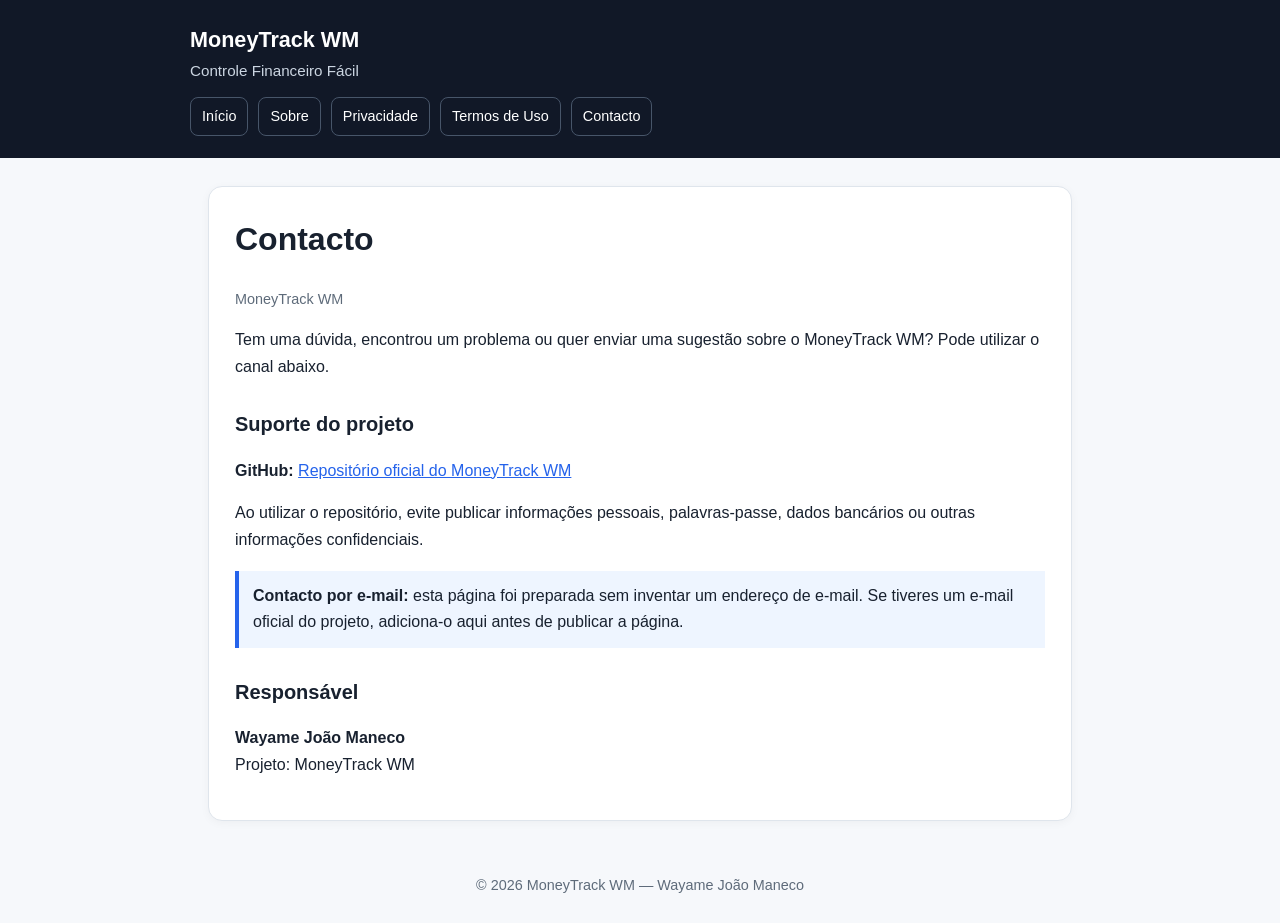
<file: contacto.html>
<!doctype html>
<html lang="pt">
<head>
<meta charset="utf-8">
<meta name="viewport" content="width=device-width, initial-scale=1">
<meta name="description" content="Contacto — MoneyTrack WM">
<title>Contacto | MoneyTrack WM</title>
<link rel="stylesheet" href="style.css">
</head>
<body>
<header><div class="wrap">
<div class="brand">MoneyTrack WM</div>
<div class="subtitle">Controle Financeiro Fácil</div>
<nav>
<a href="./">Início</a>
<a href="sobre.html">Sobre</a>
<a href="privacidade.html">Privacidade</a>
<a href="termos.html">Termos de Uso</a>
<a href="contacto.html">Contacto</a>
</nav>
</div></header>
<main><div class="card">

<h1>Contacto</h1>
<p class="date">MoneyTrack WM</p>
<p>Tem uma dúvida, encontrou um problema ou quer enviar uma sugestão sobre o MoneyTrack WM? Pode utilizar o canal abaixo.</p>
<h2>Suporte do projeto</h2>
<p><strong>GitHub:</strong> <a href="https://github.com/MoneyTrack-WM/MoneyTrack-WM.github.io" target="_blank" rel="noopener noreferrer">Repositório oficial do MoneyTrack WM</a></p>
<p>Ao utilizar o repositório, evite publicar informações pessoais, palavras-passe, dados bancários ou outras informações confidenciais.</p>
<div class="notice"><strong>Contacto por e-mail:</strong> esta página foi preparada sem inventar um endereço de e-mail. Se tiveres um e-mail oficial do projeto, adiciona-o aqui antes de publicar a página.</div>
<h2>Responsável</h2>
<p><strong>Wayame João Maneco</strong><br>Projeto: MoneyTrack WM</p>

</div></main>
<footer><div class="wrap">© 2026 MoneyTrack WM — Wayame João Maneco</div></footer>
</body></html>
</file>
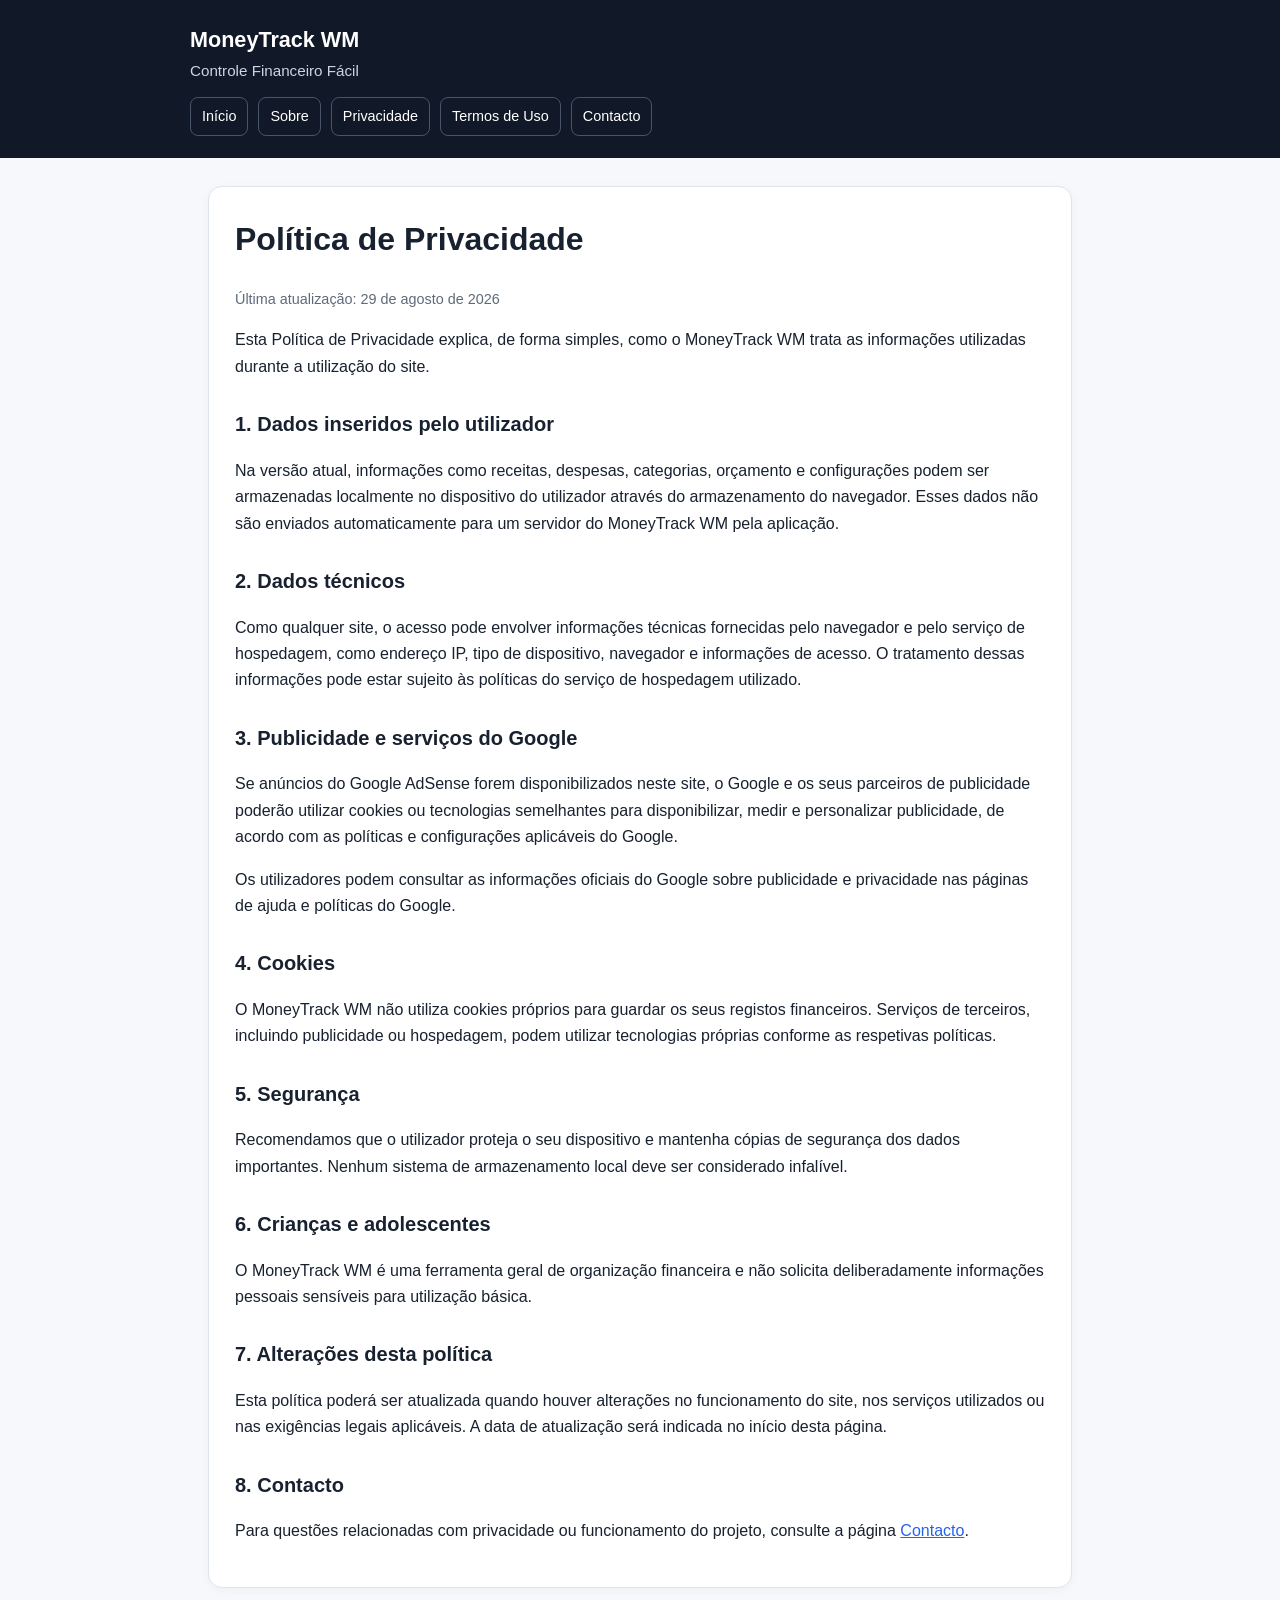
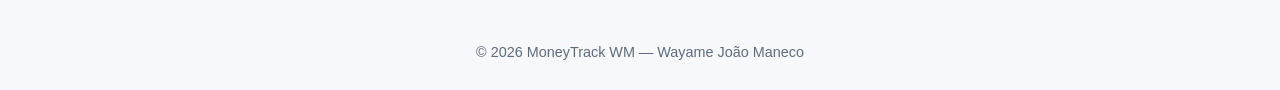
<file: privacidade.html>
<!doctype html>
<html lang="pt">
<head>
<meta charset="utf-8">
<meta name="viewport" content="width=device-width, initial-scale=1">
<meta name="description" content="Política de Privacidade — MoneyTrack WM">
<title>Política de Privacidade | MoneyTrack WM</title>
<link rel="stylesheet" href="style.css">
</head>
<body>
<header><div class="wrap">
<div class="brand">MoneyTrack WM</div>
<div class="subtitle">Controle Financeiro Fácil</div>
<nav>
<a href="./">Início</a>
<a href="sobre.html">Sobre</a>
<a href="privacidade.html">Privacidade</a>
<a href="termos.html">Termos de Uso</a>
<a href="contacto.html">Contacto</a>
</nav>
</div></header>
<main><div class="card">

<h1>Política de Privacidade</h1>
<p class="date">Última atualização: 29 de agosto de 2026</p>
<p>Esta Política de Privacidade explica, de forma simples, como o MoneyTrack WM trata as informações utilizadas durante a utilização do site.</p>
<h2>1. Dados inseridos pelo utilizador</h2>
<p>Na versão atual, informações como receitas, despesas, categorias, orçamento e configurações podem ser armazenadas localmente no dispositivo do utilizador através do armazenamento do navegador. Esses dados não são enviados automaticamente para um servidor do MoneyTrack WM pela aplicação.</p>
<h2>2. Dados técnicos</h2>
<p>Como qualquer site, o acesso pode envolver informações técnicas fornecidas pelo navegador e pelo serviço de hospedagem, como endereço IP, tipo de dispositivo, navegador e informações de acesso. O tratamento dessas informações pode estar sujeito às políticas do serviço de hospedagem utilizado.</p>
<h2>3. Publicidade e serviços do Google</h2>
<p>Se anúncios do Google AdSense forem disponibilizados neste site, o Google e os seus parceiros de publicidade poderão utilizar cookies ou tecnologias semelhantes para disponibilizar, medir e personalizar publicidade, de acordo com as políticas e configurações aplicáveis do Google.</p>
<p>Os utilizadores podem consultar as informações oficiais do Google sobre publicidade e privacidade nas páginas de ajuda e políticas do Google.</p>
<h2>4. Cookies</h2>
<p>O MoneyTrack WM não utiliza cookies próprios para guardar os seus registos financeiros. Serviços de terceiros, incluindo publicidade ou hospedagem, podem utilizar tecnologias próprias conforme as respetivas políticas.</p>
<h2>5. Segurança</h2>
<p>Recomendamos que o utilizador proteja o seu dispositivo e mantenha cópias de segurança dos dados importantes. Nenhum sistema de armazenamento local deve ser considerado infalível.</p>
<h2>6. Crianças e adolescentes</h2>
<p>O MoneyTrack WM é uma ferramenta geral de organização financeira e não solicita deliberadamente informações pessoais sensíveis para utilização básica.</p>
<h2>7. Alterações desta política</h2>
<p>Esta política poderá ser atualizada quando houver alterações no funcionamento do site, nos serviços utilizados ou nas exigências legais aplicáveis. A data de atualização será indicada no início desta página.</p>
<h2>8. Contacto</h2>
<p>Para questões relacionadas com privacidade ou funcionamento do projeto, consulte a página <a href="contacto.html">Contacto</a>.</p>

</div></main>
<footer><div class="wrap">© 2026 MoneyTrack WM — Wayame João Maneco</div></footer>
</body></html>
</file>
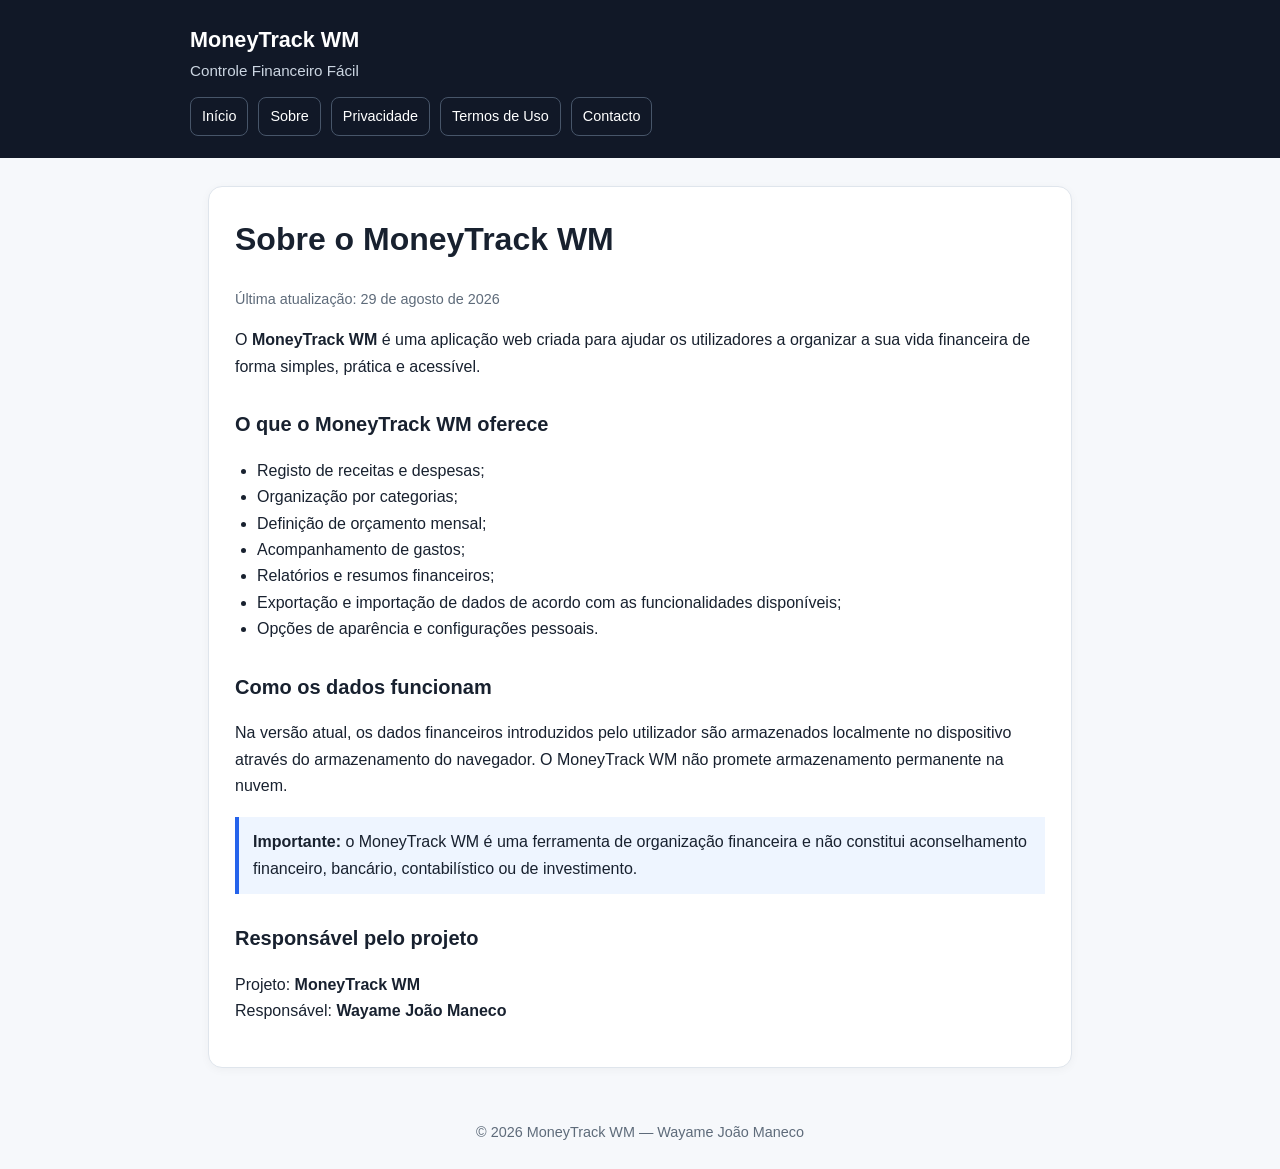
<file: sobre.html>
<!doctype html>
<html lang="pt">
<head>
<meta charset="utf-8">
<meta name="viewport" content="width=device-width, initial-scale=1">
<meta name="description" content="Sobre — MoneyTrack WM">
<title>Sobre | MoneyTrack WM</title>
<link rel="stylesheet" href="style.css">
</head>
<body>
<header><div class="wrap">
<div class="brand">MoneyTrack WM</div>
<div class="subtitle">Controle Financeiro Fácil</div>
<nav>
<a href="./">Início</a>
<a href="sobre.html">Sobre</a>
<a href="privacidade.html">Privacidade</a>
<a href="termos.html">Termos de Uso</a>
<a href="contacto.html">Contacto</a>
</nav>
</div></header>
<main><div class="card">

<h1>Sobre o MoneyTrack WM</h1>
<p class="date">Última atualização: 29 de agosto de 2026</p>
<p>O <strong>MoneyTrack WM</strong> é uma aplicação web criada para ajudar os utilizadores a organizar a sua vida financeira de forma simples, prática e acessível.</p>
<h2>O que o MoneyTrack WM oferece</h2>
<ul>
<li>Registo de receitas e despesas;</li>
<li>Organização por categorias;</li>
<li>Definição de orçamento mensal;</li>
<li>Acompanhamento de gastos;</li>
<li>Relatórios e resumos financeiros;</li>
<li>Exportação e importação de dados de acordo com as funcionalidades disponíveis;</li>
<li>Opções de aparência e configurações pessoais.</li>
</ul>
<h2>Como os dados funcionam</h2>
<p>Na versão atual, os dados financeiros introduzidos pelo utilizador são armazenados localmente no dispositivo através do armazenamento do navegador. O MoneyTrack WM não promete armazenamento permanente na nuvem.</p>
<div class="notice"><strong>Importante:</strong> o MoneyTrack WM é uma ferramenta de organização financeira e não constitui aconselhamento financeiro, bancário, contabilístico ou de investimento.</div>
<h2>Responsável pelo projeto</h2>
<p>Projeto: <strong>MoneyTrack WM</strong><br>Responsável: <strong>Wayame João Maneco</strong></p>

</div></main>
<footer><div class="wrap">© 2026 MoneyTrack WM — Wayame João Maneco</div></footer>
</body></html>
</file>
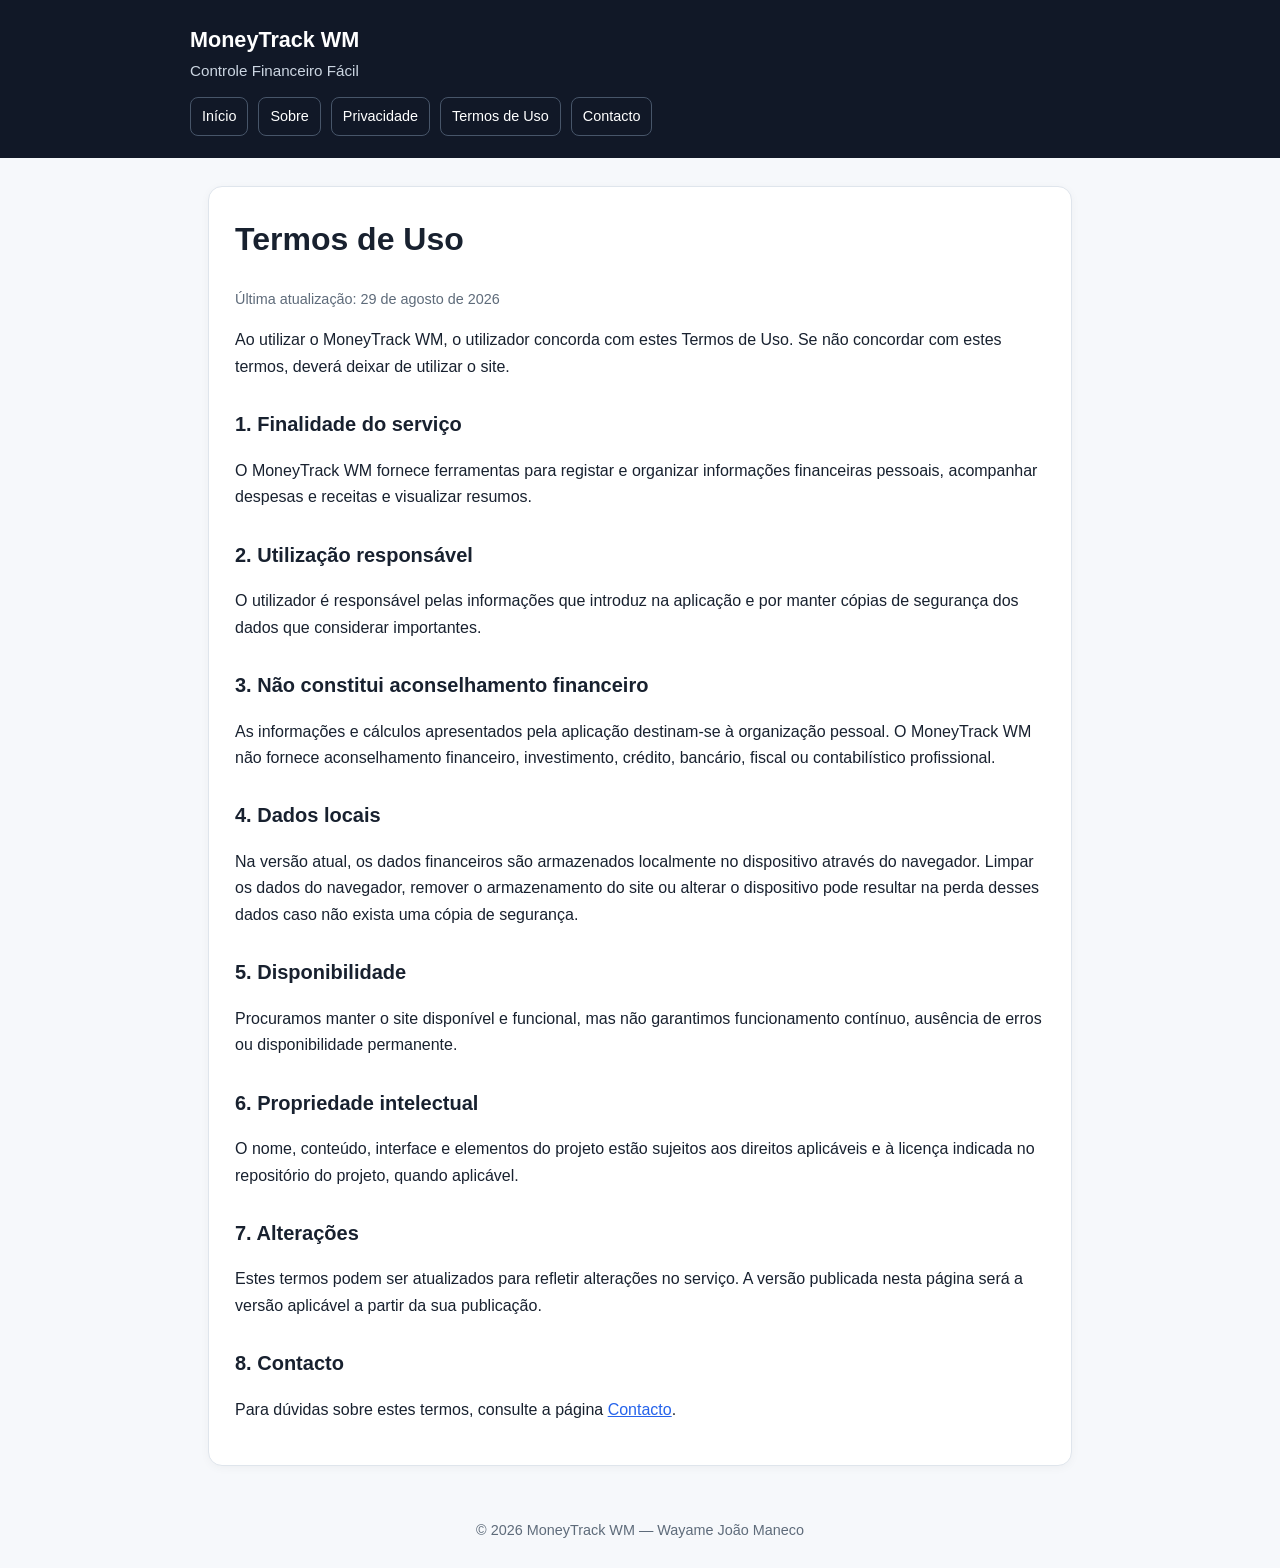
<file: termos.html>
<!doctype html>
<html lang="pt">
<head>
<meta charset="utf-8">
<meta name="viewport" content="width=device-width, initial-scale=1">
<meta name="description" content="Termos de Uso — MoneyTrack WM">
<title>Termos de Uso | MoneyTrack WM</title>
<link rel="stylesheet" href="style.css">
</head>
<body>
<header><div class="wrap">
<div class="brand">MoneyTrack WM</div>
<div class="subtitle">Controle Financeiro Fácil</div>
<nav>
<a href="./">Início</a>
<a href="sobre.html">Sobre</a>
<a href="privacidade.html">Privacidade</a>
<a href="termos.html">Termos de Uso</a>
<a href="contacto.html">Contacto</a>
</nav>
</div></header>
<main><div class="card">

<h1>Termos de Uso</h1>
<p class="date">Última atualização: 29 de agosto de 2026</p>
<p>Ao utilizar o MoneyTrack WM, o utilizador concorda com estes Termos de Uso. Se não concordar com estes termos, deverá deixar de utilizar o site.</p>
<h2>1. Finalidade do serviço</h2>
<p>O MoneyTrack WM fornece ferramentas para registar e organizar informações financeiras pessoais, acompanhar despesas e receitas e visualizar resumos.</p>
<h2>2. Utilização responsável</h2>
<p>O utilizador é responsável pelas informações que introduz na aplicação e por manter cópias de segurança dos dados que considerar importantes.</p>
<h2>3. Não constitui aconselhamento financeiro</h2>
<p>As informações e cálculos apresentados pela aplicação destinam-se à organização pessoal. O MoneyTrack WM não fornece aconselhamento financeiro, investimento, crédito, bancário, fiscal ou contabilístico profissional.</p>
<h2>4. Dados locais</h2>
<p>Na versão atual, os dados financeiros são armazenados localmente no dispositivo através do navegador. Limpar os dados do navegador, remover o armazenamento do site ou alterar o dispositivo pode resultar na perda desses dados caso não exista uma cópia de segurança.</p>
<h2>5. Disponibilidade</h2>
<p>Procuramos manter o site disponível e funcional, mas não garantimos funcionamento contínuo, ausência de erros ou disponibilidade permanente.</p>
<h2>6. Propriedade intelectual</h2>
<p>O nome, conteúdo, interface e elementos do projeto estão sujeitos aos direitos aplicáveis e à licença indicada no repositório do projeto, quando aplicável.</p>
<h2>7. Alterações</h2>
<p>Estes termos podem ser atualizados para refletir alterações no serviço. A versão publicada nesta página será a versão aplicável a partir da sua publicação.</p>
<h2>8. Contacto</h2>
<p>Para dúvidas sobre estes termos, consulte a página <a href="contacto.html">Contacto</a>.</p>

</div></main>
<footer><div class="wrap">© 2026 MoneyTrack WM — Wayame João Maneco</div></footer>
</body></html>
</file>
<file: style.css>
:root{--bg:#f6f8fb;--card:#fff;--text:#18212f;--muted:#5e6b7a;--primary:#2563eb;--border:#dfe5ec}
*{box-sizing:border-box} body{margin:0;font-family:Arial,sans-serif;background:var(--bg);color:var(--text);line-height:1.65}
header{background:#111827;color:#fff;padding:22px 18px} header .wrap,main,footer .wrap{max-width:900px;margin:auto}
.brand{font-size:1.35rem;font-weight:700}.subtitle{color:#cbd5e1;font-size:.95rem}
nav{margin-top:14px;display:flex;gap:10px;flex-wrap:wrap} nav a{color:#fff;text-decoration:none;border:1px solid #475569;padding:7px 11px;border-radius:8px;font-size:.9rem}
main{padding:28px 18px}.card{background:var(--card);border:1px solid var(--border);border-radius:14px;padding:26px;box-shadow:0 2px 10px rgba(0,0,0,.04)}
h1{margin-top:0;font-size:2rem} h2{margin-top:28px;font-size:1.25rem} h3{font-size:1.05rem}
.muted{color:var(--muted)} a{color:var(--primary)} footer{padding:25px 18px;color:var(--muted);font-size:.9rem;text-align:center}
.notice{background:#eef5ff;border-left:4px solid var(--primary);padding:12px 14px;margin:18px 0}
ul{padding-left:22px}.date{color:var(--muted);font-size:.9rem}
</file>
